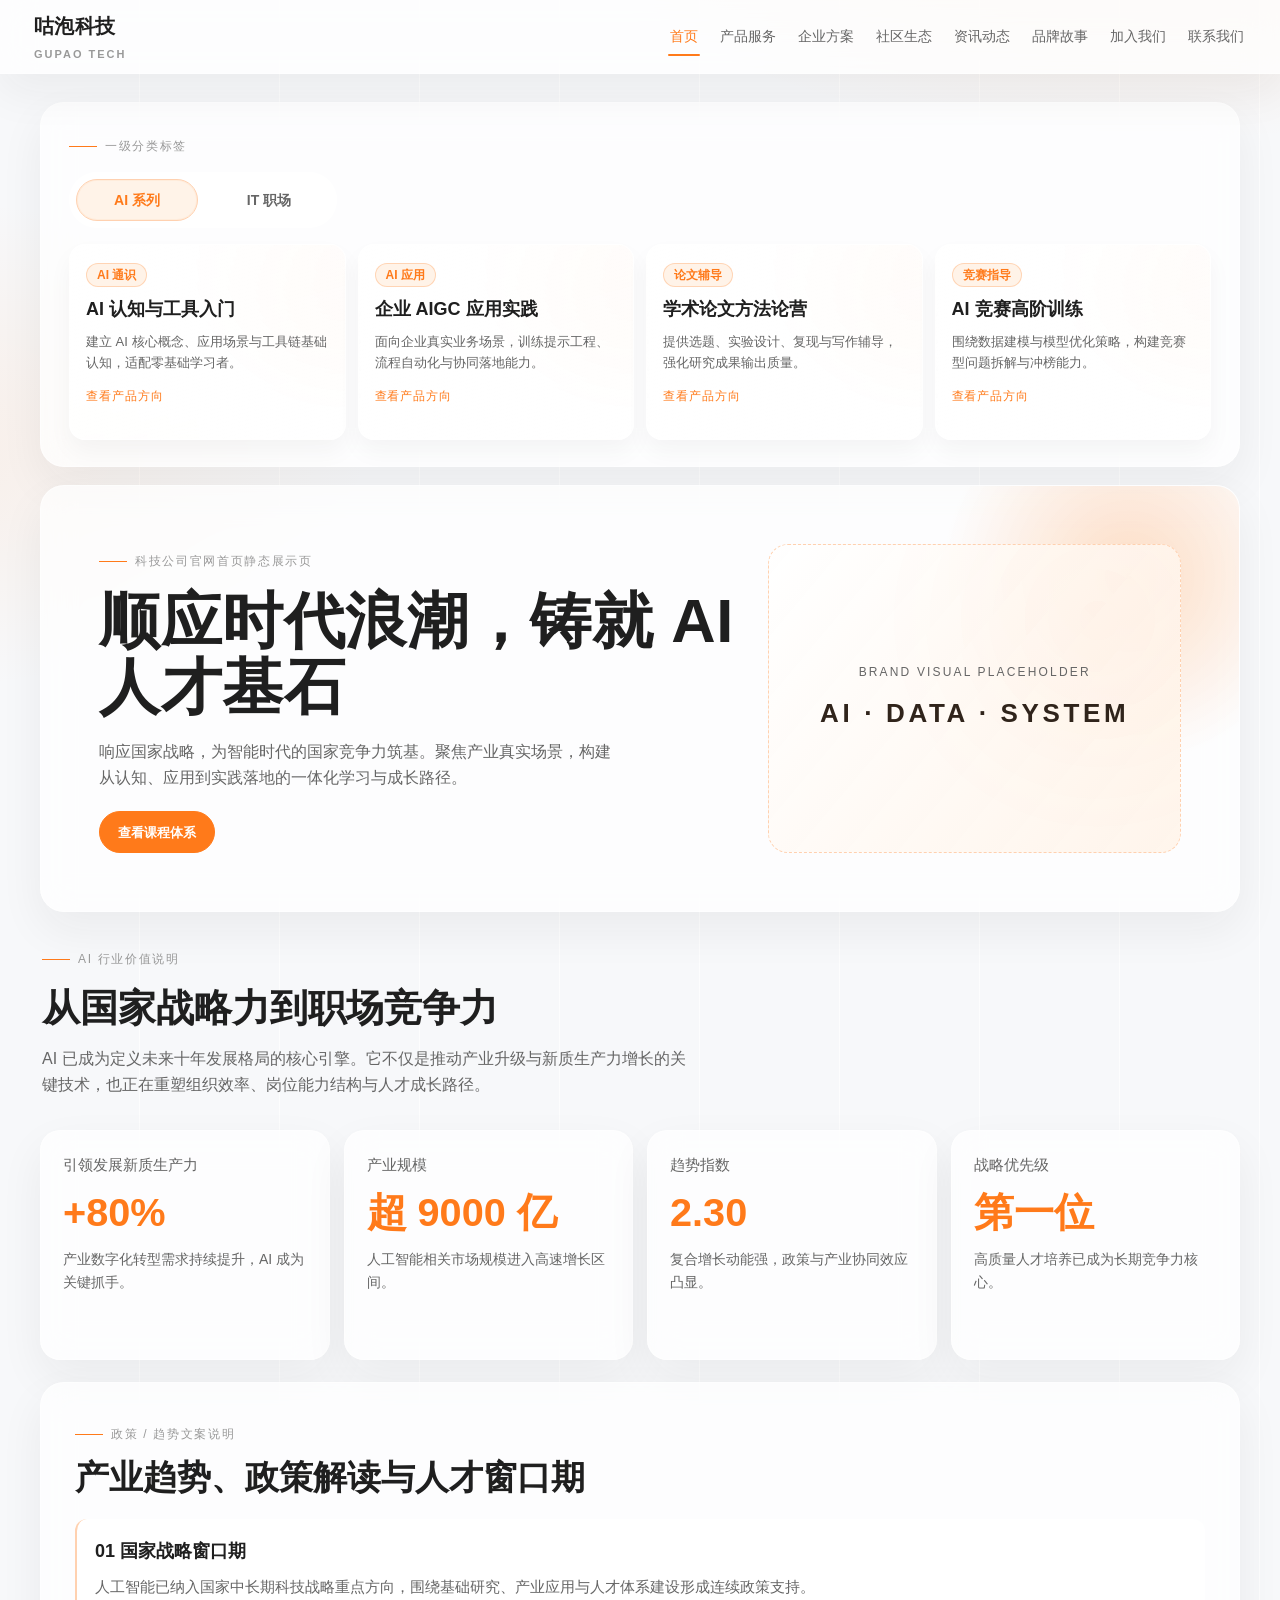
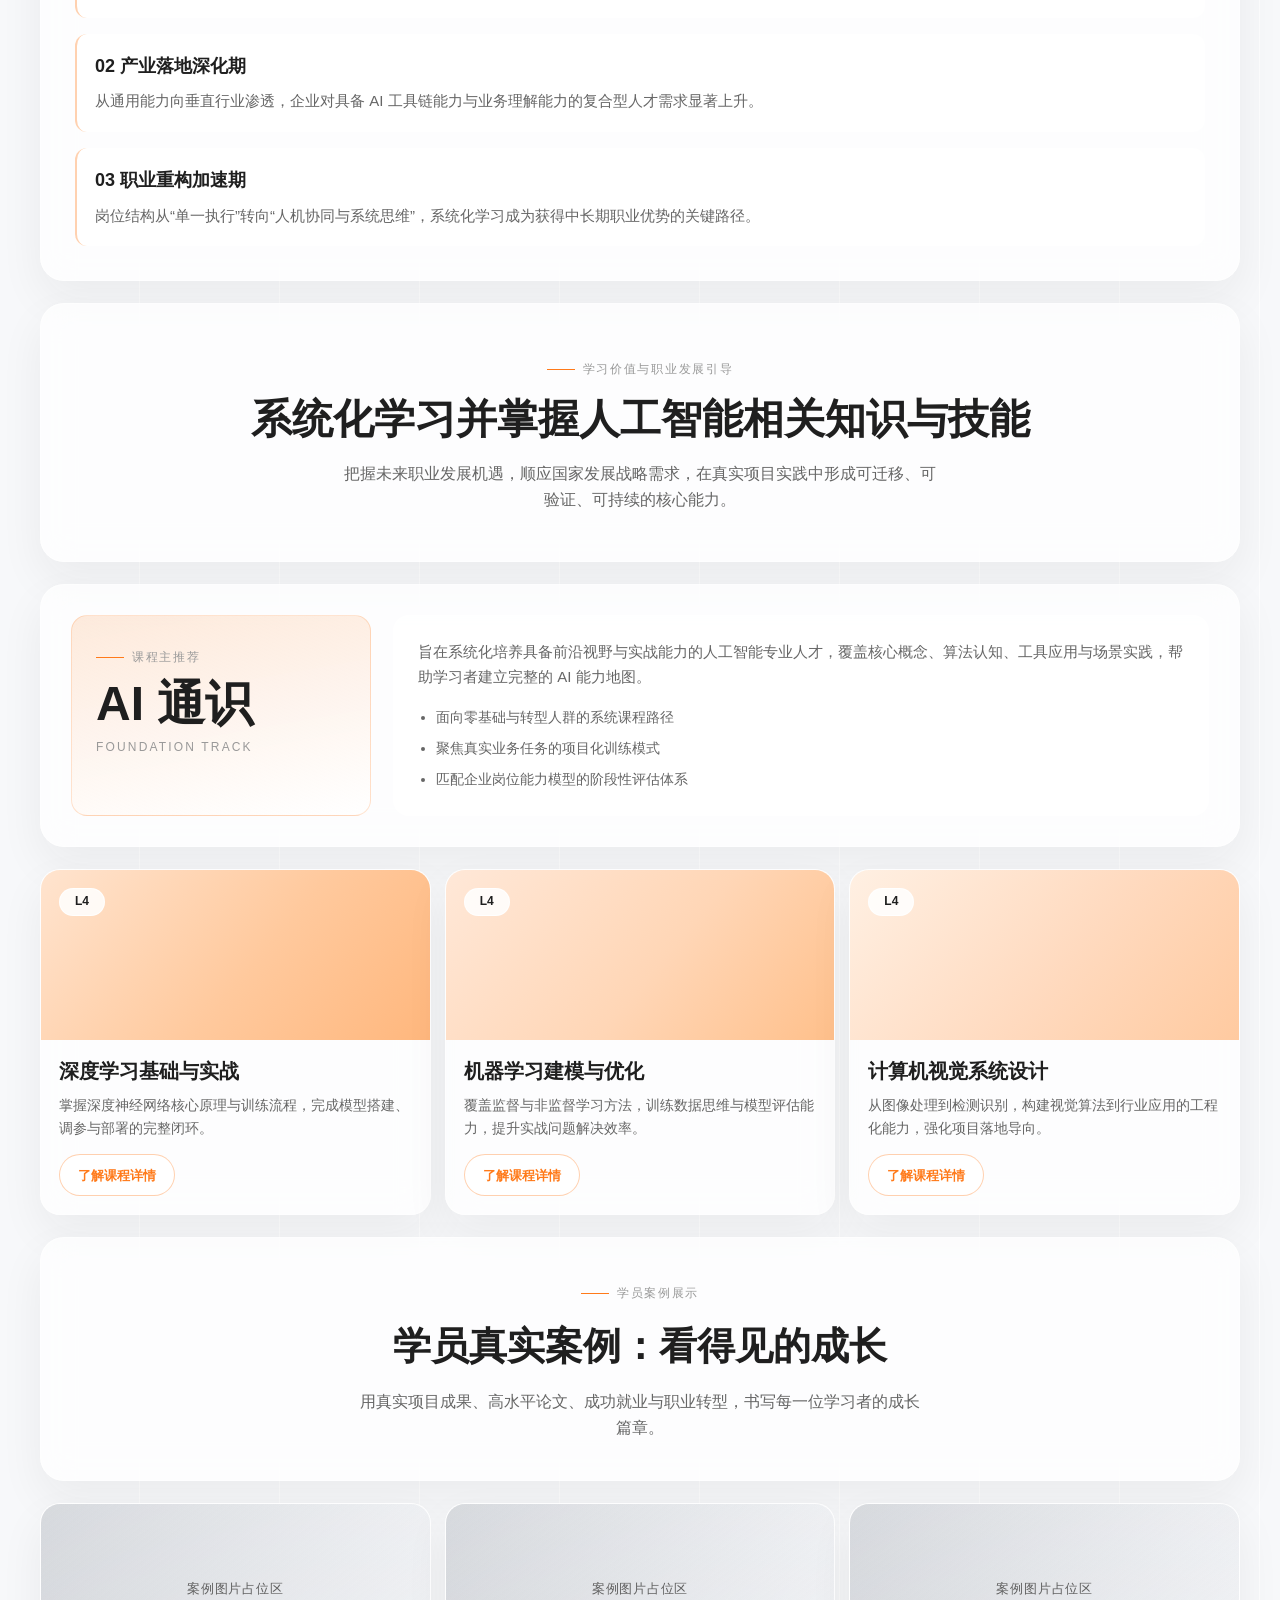
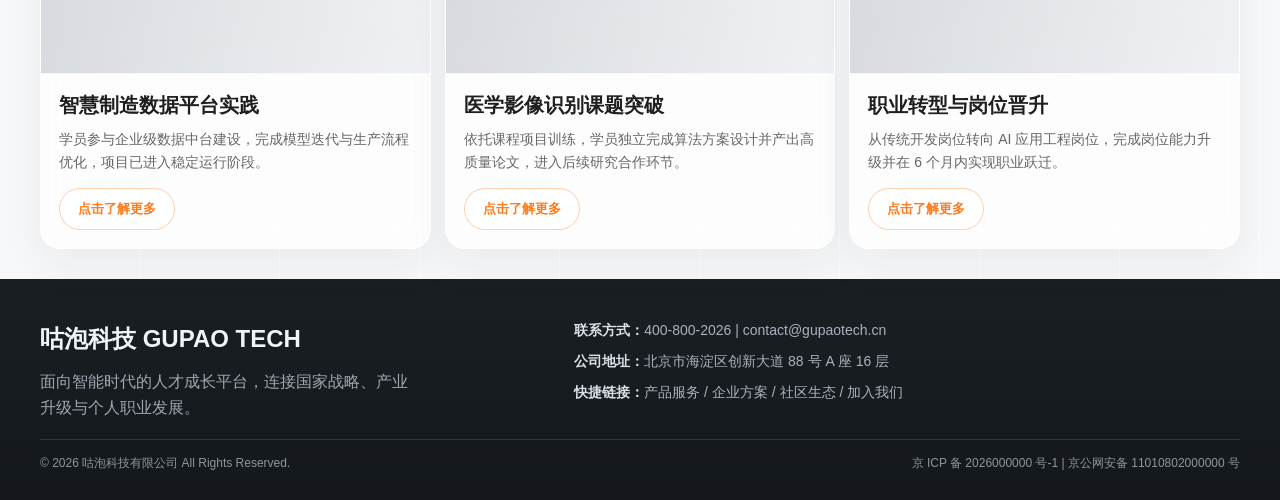
<file: index.html>
<!doctype html>
<html lang="zh-CN">
<head>
  <meta charset="UTF-8" />
  <meta name="viewport" content="width=device-width, initial-scale=1.0" />
  <title>咕泡科技 | 官网首页</title>
  <link rel="stylesheet" href="./css/style.css" />
</head>
<body>
  <div class="site-shell">
    <header class="header">
      <div class="header__inner glass glass--header">
        <a href="./index.html" class="logo" aria-label="咕泡科技首页">
          咕泡科技
          <span>GUPAO TECH</span>
        </a>

        <nav class="nav" aria-label="主导航">
          <ul>
            <li><a class="active" href="./index.html">首页</a></li>
            <li><a href="./products.html">产品服务</a></li>
            <li><a href="./solutions.html">企业方案</a></li>
            <li><a href="./ecosystem.html">社区生态</a></li>
            <li><a href="./news.html">资讯动态</a></li>
            <li><a href="./story.html">品牌故事</a></li>
            <li><a href="./careers.html">加入我们</a></li>
            <li><a href="./contact.html">联系我们</a></li>
          </ul>
        </nav>
      </div>
    </header>

    <main>
      <section class="container category-panel glass" aria-label="一级分类标签">
        <p class="section-tag">一级分类标签</p>
        <div class="category-switch">
          <input class="category-switch__input" type="radio" name="businessTab" id="tab-ai" checked />
          <input class="category-switch__input" type="radio" name="businessTab" id="tab-it" />

          <div class="category-switch__tabs" role="tablist" aria-label="业务分类">
            <label class="category-switch__tab" for="tab-ai" role="tab" aria-controls="panel-ai">AI 系列</label>
            <label class="category-switch__tab" for="tab-it" role="tab" aria-controls="panel-it">IT 职场</label>
          </div>

          <div class="category-content category-content--ai" id="panel-ai">
            <ul class="product-grid">
              <li class="product-card">
                <p class="product-card__kicker">AI 通识</p>
                <h3>AI 认知与工具入门</h3>
                <p>建立 AI 核心概念、应用场景与工具链基础认知，适配零基础学习者。</p>
                <span class="product-card__meta">查看产品方向</span>
              </li>
              <li class="product-card">
                <p class="product-card__kicker">AI 应用</p>
                <h3>企业 AIGC 应用实践</h3>
                <p>面向企业真实业务场景，训练提示工程、流程自动化与协同落地能力。</p>
                <span class="product-card__meta">查看产品方向</span>
              </li>
              <li class="product-card">
                <p class="product-card__kicker">论文辅导</p>
                <h3>学术论文方法论营</h3>
                <p>提供选题、实验设计、复现与写作辅导，强化研究成果输出质量。</p>
                <span class="product-card__meta">查看产品方向</span>
              </li>
              <li class="product-card">
                <p class="product-card__kicker">竞赛指导</p>
                <h3>AI 竞赛高阶训练</h3>
                <p>围绕数据建模与模型优化策略，构建竞赛型问题拆解与冲榜能力。</p>
                <span class="product-card__meta">查看产品方向</span>
              </li>
            </ul>
          </div>

          <div class="category-content category-content--it" id="panel-it">
            <ul class="product-grid">
              <li class="product-card">
                <p class="product-card__kicker">架构成长</p>
                <h3>后端架构师进阶</h3>
                <p>覆盖高并发、高可用与可观测体系，构建系统级工程设计与治理能力。</p>
                <span class="product-card__meta">查看产品方向</span>
              </li>
              <li class="product-card">
                <p class="product-card__kicker">工程效率</p>
                <h3>DevOps 与交付体系</h3>
                <p>从研发流程到持续交付，提升团队工程效率与质量保障闭环能力。</p>
                <span class="product-card__meta">查看产品方向</span>
              </li>
              <li class="product-card">
                <p class="product-card__kicker">职业跃迁</p>
                <h3>技术管理者训练营</h3>
                <p>强化团队协同、项目节奏与业务沟通能力，支持从骨干到管理者升级。</p>
                <span class="product-card__meta">查看产品方向</span>
              </li>
              <li class="product-card">
                <p class="product-card__kicker">就业实战</p>
                <h3>全栈项目实训计划</h3>
                <p>通过真实项目协作与复盘，沉淀可展示的作品与岗位竞争力。</p>
                <span class="product-card__meta">查看产品方向</span>
              </li>
            </ul>
          </div>
        </div>
      </section>

      <section class="container hero glass" aria-label="主视觉">
        <div class="hero__glow" aria-hidden="true"></div>

        <div class="hero__content">
          <p class="section-tag">科技公司官网首页静态展示页</p>
          <h1>顺应时代浪潮，铸就 AI 人才基石</h1>
          <p class="hero__subtitle">
            响应国家战略，为智能时代的国家竞争力筑基。聚焦产业真实场景，构建从认知、应用到实践落地的一体化学习与成长路径。
          </p>
          <a href="#" class="btn btn--primary">查看课程体系</a>
        </div>

        <aside class="hero__media" aria-label="主视觉占位图">
          <div class="hero__media-card">
            <span>Brand Visual Placeholder</span>
            <strong>AI · DATA · SYSTEM</strong>
          </div>
        </aside>
      </section>

      <section class="container value" aria-label="行业价值说明">
        <p class="section-tag">AI 行业价值说明</p>
        <h2>从国家战略力到职场竞争力</h2>
        <p>
          AI 已成为定义未来十年发展格局的核心引擎。它不仅是推动产业升级与新质生产力增长的关键技术，也正在重塑组织效率、岗位能力结构与人才成长路径。
        </p>
      </section>

      <section class="container stats" aria-label="核心数据展示">
        <article class="stats-card glass">
          <p class="stats-card__title">引领发展新质生产力</p>
          <p class="stats-card__value">+80%</p>
          <p class="stats-card__desc">产业数字化转型需求持续提升，AI 成为关键抓手。</p>
        </article>

        <article class="stats-card glass">
          <p class="stats-card__title">产业规模</p>
          <p class="stats-card__value">超 9000 亿</p>
          <p class="stats-card__desc">人工智能相关市场规模进入高速增长区间。</p>
        </article>

        <article class="stats-card glass">
          <p class="stats-card__title">趋势指数</p>
          <p class="stats-card__value">2.30</p>
          <p class="stats-card__desc">复合增长动能强，政策与产业协同效应凸显。</p>
        </article>

        <article class="stats-card glass">
          <p class="stats-card__title">战略优先级</p>
          <p class="stats-card__value">第一位</p>
          <p class="stats-card__desc">高质量人才培养已成为长期竞争力核心。</p>
        </article>
      </section>

      <section class="container policy glass" aria-label="政策趋势说明">
        <div class="policy__head">
          <p class="section-tag">政策 / 趋势文案说明</p>
          <h2>产业趋势、政策解读与人才窗口期</h2>
        </div>

        <ol class="policy__list">
          <li>
            <h3>01 国家战略窗口期</h3>
            <p>人工智能已纳入国家中长期科技战略重点方向，围绕基础研究、产业应用与人才体系建设形成连续政策支持。</p>
          </li>
          <li>
            <h3>02 产业落地深化期</h3>
            <p>从通用能力向垂直行业渗透，企业对具备 AI 工具链能力与业务理解能力的复合型人才需求显著上升。</p>
          </li>
          <li>
            <h3>03 职业重构加速期</h3>
            <p>岗位结构从“单一执行”转向“人机协同与系统思维”，系统化学习成为获得中长期职业优势的关键路径。</p>
          </li>
        </ol>
      </section>

      <section class="container learning glass" aria-label="学习价值与职业引导">
        <p class="section-tag">学习价值与职业发展引导</p>
        <h2>系统化学习并掌握人工智能相关知识与技能</h2>
        <p>把握未来职业发展机遇，顺应国家发展战略需求，在真实项目实践中形成可迁移、可验证、可持续的核心能力。</p>
      </section>

      <section class="container featured-course glass" aria-label="课程主推荐">
        <div class="featured-course__label">
          <p class="section-tag">课程主推荐</p>
          <h2>AI 通识</h2>
          <p class="featured-course__meta">Foundation Track</p>
        </div>

        <div class="featured-course__content">
          <p>
            旨在系统化培养具备前沿视野与实战能力的人工智能专业人才，覆盖核心概念、算法认知、工具应用与场景实践，帮助学习者建立完整的 AI 能力地图。
          </p>
          <ul>
            <li>面向零基础与转型人群的系统课程路径</li>
            <li>聚焦真实业务任务的项目化训练模式</li>
            <li>匹配企业岗位能力模型的阶段性评估体系</li>
          </ul>
        </div>
      </section>

      <section class="container course-grid" aria-label="课程卡片展示">
        <article class="course-card glass">
          <div class="course-card__cover course-card__cover--dl">
            <span>L4</span>
          </div>
          <div class="course-card__body">
            <h3>深度学习基础与实战</h3>
            <p>掌握深度神经网络核心原理与训练流程，完成模型搭建、调参与部署的完整闭环。</p>
            <a href="#" class="btn btn--ghost">了解课程详情</a>
          </div>
        </article>

        <article class="course-card glass">
          <div class="course-card__cover course-card__cover--ml">
            <span>L4</span>
          </div>
          <div class="course-card__body">
            <h3>机器学习建模与优化</h3>
            <p>覆盖监督与非监督学习方法，训练数据思维与模型评估能力，提升实战问题解决效率。</p>
            <a href="#" class="btn btn--ghost">了解课程详情</a>
          </div>
        </article>

        <article class="course-card glass">
          <div class="course-card__cover course-card__cover--cv">
            <span>L4</span>
          </div>
          <div class="course-card__body">
            <h3>计算机视觉系统设计</h3>
            <p>从图像处理到检测识别，构建视觉算法到行业应用的工程化能力，强化项目落地导向。</p>
            <a href="#" class="btn btn--ghost">了解课程详情</a>
          </div>
        </article>
      </section>

      <section class="container case-intro glass" aria-label="学员案例展示">
        <p class="section-tag">学员案例展示</p>
        <h2>学员真实案例：看得见的成长</h2>
        <p>用真实项目成果、高水平论文、成功就业与职业转型，书写每一位学习者的成长篇章。</p>
      </section>

      <section class="container case-grid" aria-label="案例卡片列表">
        <article class="case-card glass">
          <div class="case-card__media">案例图片占位区</div>
          <div class="case-card__body">
            <h3>智慧制造数据平台实践</h3>
            <p>学员参与企业级数据中台建设，完成模型迭代与生产流程优化，项目已进入稳定运行阶段。</p>
            <a href="#" class="btn btn--ghost">点击了解更多</a>
          </div>
        </article>

        <article class="case-card glass">
          <div class="case-card__media">案例图片占位区</div>
          <div class="case-card__body">
            <h3>医学影像识别课题突破</h3>
            <p>依托课程项目训练，学员独立完成算法方案设计并产出高质量论文，进入后续研究合作环节。</p>
            <a href="#" class="btn btn--ghost">点击了解更多</a>
          </div>
        </article>

        <article class="case-card glass">
          <div class="case-card__media">案例图片占位区</div>
          <div class="case-card__body">
            <h3>职业转型与岗位晋升</h3>
            <p>从传统开发岗位转向 AI 应用工程岗位，完成岗位能力升级并在 6 个月内实现职业跃迁。</p>
            <a href="#" class="btn btn--ghost">点击了解更多</a>
          </div>
        </article>
      </section>
    </main>

    <footer class="footer" aria-label="页脚信息">
      <div class="container footer__inner">
        <div class="footer__brand">
          <h2>咕泡科技 GUPAO TECH</h2>
          <p>面向智能时代的人才成长平台，连接国家战略、产业升级与个人职业发展。</p>
        </div>

        <div class="footer__meta">
          <p><strong>联系方式：</strong>400-800-2026 | contact@gupaotech.cn</p>
          <p><strong>公司地址：</strong>北京市海淀区创新大道 88 号 A 座 16 层</p>
          <p><strong>快捷链接：</strong>产品服务 / 企业方案 / 社区生态 / 加入我们</p>
        </div>
      </div>

      <div class="container footer__bottom">
        <p>© 2026 咕泡科技有限公司 All Rights Reserved.</p>
        <p>京 ICP 备 2026000000 号-1 | 京公网安备 11010802000000 号</p>
      </div>
    </footer>
  </div>
</body>
</html>
</file>
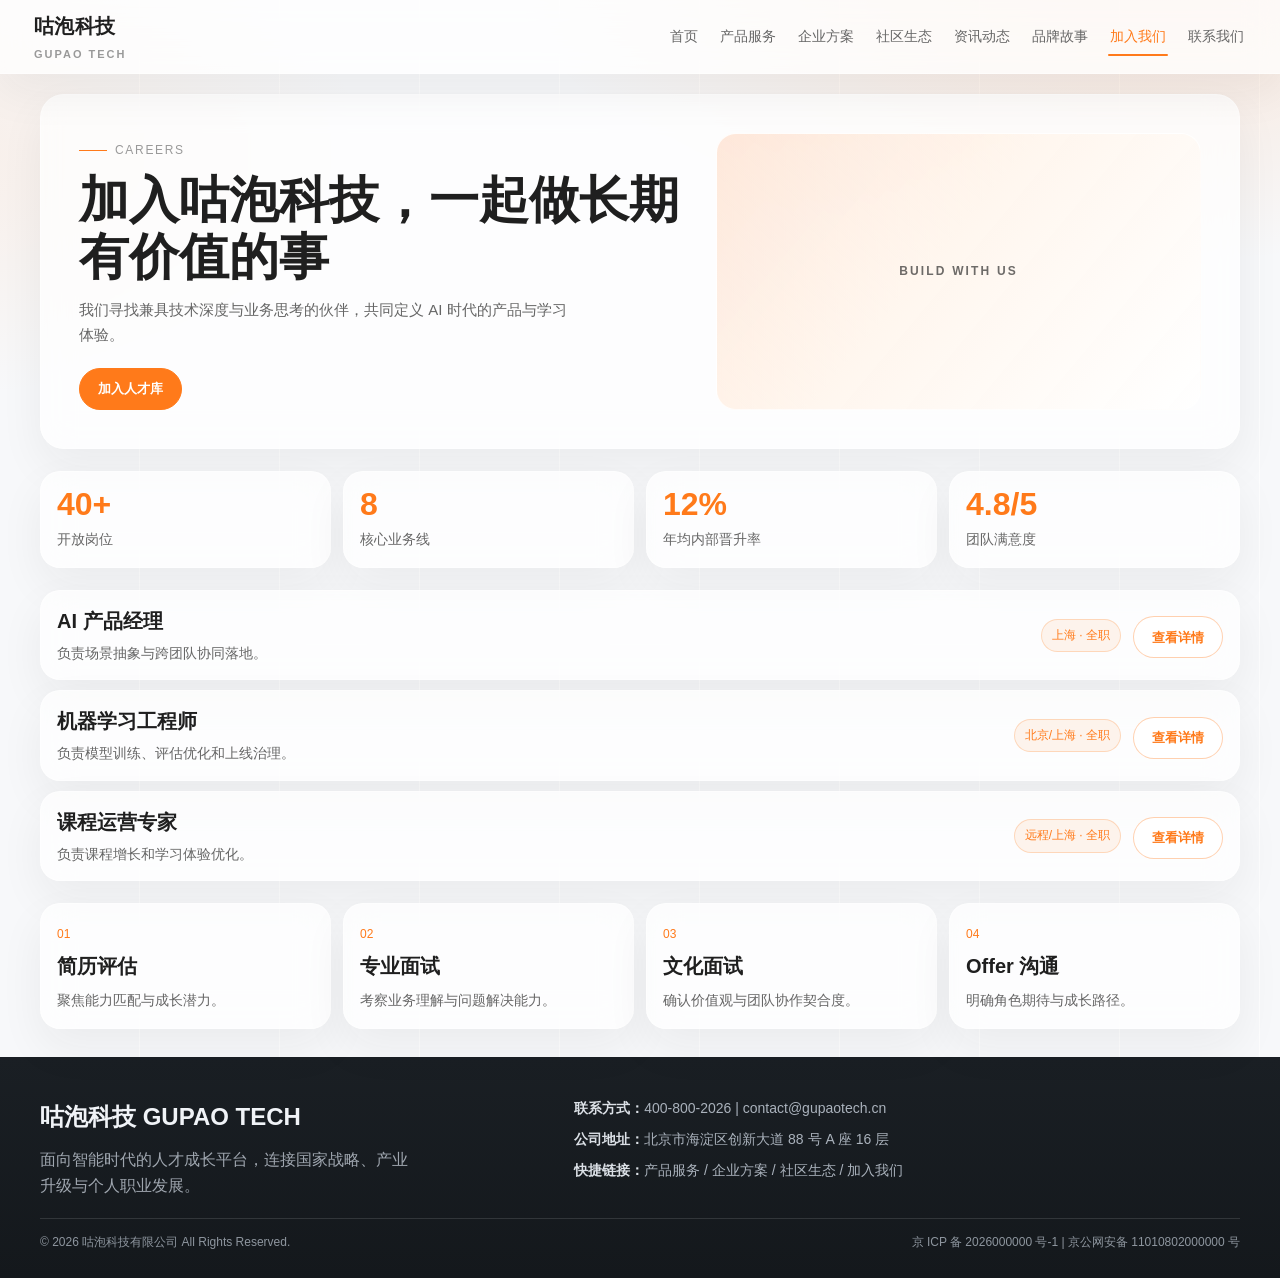
<file: careers.html>
<!doctype html>
<html lang="zh-CN">
<head>
  <meta charset="UTF-8" />
  <meta name="viewport" content="width=device-width, initial-scale=1.0" />
  <title>加入我们 - 咕泡科技</title>
  <link rel="stylesheet" href="./css/style.css" />
</head>
<body>
  <div class="site-shell">
    <header class="header"><div class="header__inner glass glass--header"><a href="./index.html" class="logo" aria-label="咕泡科技首页">咕泡科技<span>GUPAO TECH</span></a><nav class="nav" aria-label="主导航"><ul><li><a href="./index.html">首页</a></li><li><a href="./products.html">产品服务</a></li><li><a href="./solutions.html">企业方案</a></li><li><a href="./ecosystem.html">社区生态</a></li><li><a href="./news.html">资讯动态</a></li><li><a href="./story.html">品牌故事</a></li><li><a class="active" href="./careers.html">加入我们</a></li><li><a href="./contact.html">联系我们</a></li></ul></nav></div></header>

    <main class="subpage-main">
      <section class="container sub-hero sub-hero--careers glass"><div><p class="section-tag">Careers</p><h1>加入咕泡科技，一起做长期有价值的事</h1><p class="sub-hero__desc">我们寻找兼具技术深度与业务思考的伙伴，共同定义 AI 时代的产品与学习体验。</p><a class="btn btn--primary" href="./contact.html">加入人才库</a></div><div class="sub-hero__visual">BUILD WITH US</div></section>

      <section class="container sub-section careers-metrics">
        <article class="glass"><strong>40+</strong><p>开放岗位</p></article>
        <article class="glass"><strong>8</strong><p>核心业务线</p></article>
        <article class="glass"><strong>12%</strong><p>年均内部晋升率</p></article>
        <article class="glass"><strong>4.8/5</strong><p>团队满意度</p></article>
      </section>

      <section class="container sub-section careers-board">
        <article class="glass careers-board__row"><div><h3>AI 产品经理</h3><p>负责场景抽象与跨团队协同落地。</p></div><span>上海 · 全职</span><a class="btn btn--ghost" href="#">查看详情</a></article>
        <article class="glass careers-board__row"><div><h3>机器学习工程师</h3><p>负责模型训练、评估优化和上线治理。</p></div><span>北京/上海 · 全职</span><a class="btn btn--ghost" href="#">查看详情</a></article>
        <article class="glass careers-board__row"><div><h3>课程运营专家</h3><p>负责课程增长和学习体验优化。</p></div><span>远程/上海 · 全职</span><a class="btn btn--ghost" href="#">查看详情</a></article>
      </section>

      <section class="container sub-section careers-steps">
        <article class="glass"><span>01</span><h3>简历评估</h3><p>聚焦能力匹配与成长潜力。</p></article>
        <article class="glass"><span>02</span><h3>专业面试</h3><p>考察业务理解与问题解决能力。</p></article>
        <article class="glass"><span>03</span><h3>文化面试</h3><p>确认价值观与团队协作契合度。</p></article>
        <article class="glass"><span>04</span><h3>Offer 沟通</h3><p>明确角色期待与成长路径。</p></article>
      </section>
    </main>

    <footer class="footer" aria-label="页脚信息"><div class="container footer__inner"><div class="footer__brand"><h2>咕泡科技 GUPAO TECH</h2><p>面向智能时代的人才成长平台，连接国家战略、产业升级与个人职业发展。</p></div><div class="footer__meta"><p><strong>联系方式：</strong>400-800-2026 | contact@gupaotech.cn</p><p><strong>公司地址：</strong>北京市海淀区创新大道 88 号 A 座 16 层</p><p><strong>快捷链接：</strong>产品服务 / 企业方案 / 社区生态 / 加入我们</p></div></div><div class="container footer__bottom"><p>© 2026 咕泡科技有限公司 All Rights Reserved.</p><p>京 ICP 备 2026000000 号-1 | 京公网安备 11010802000000 号</p></div></footer>
  </div>
</body>
</html>
</file>
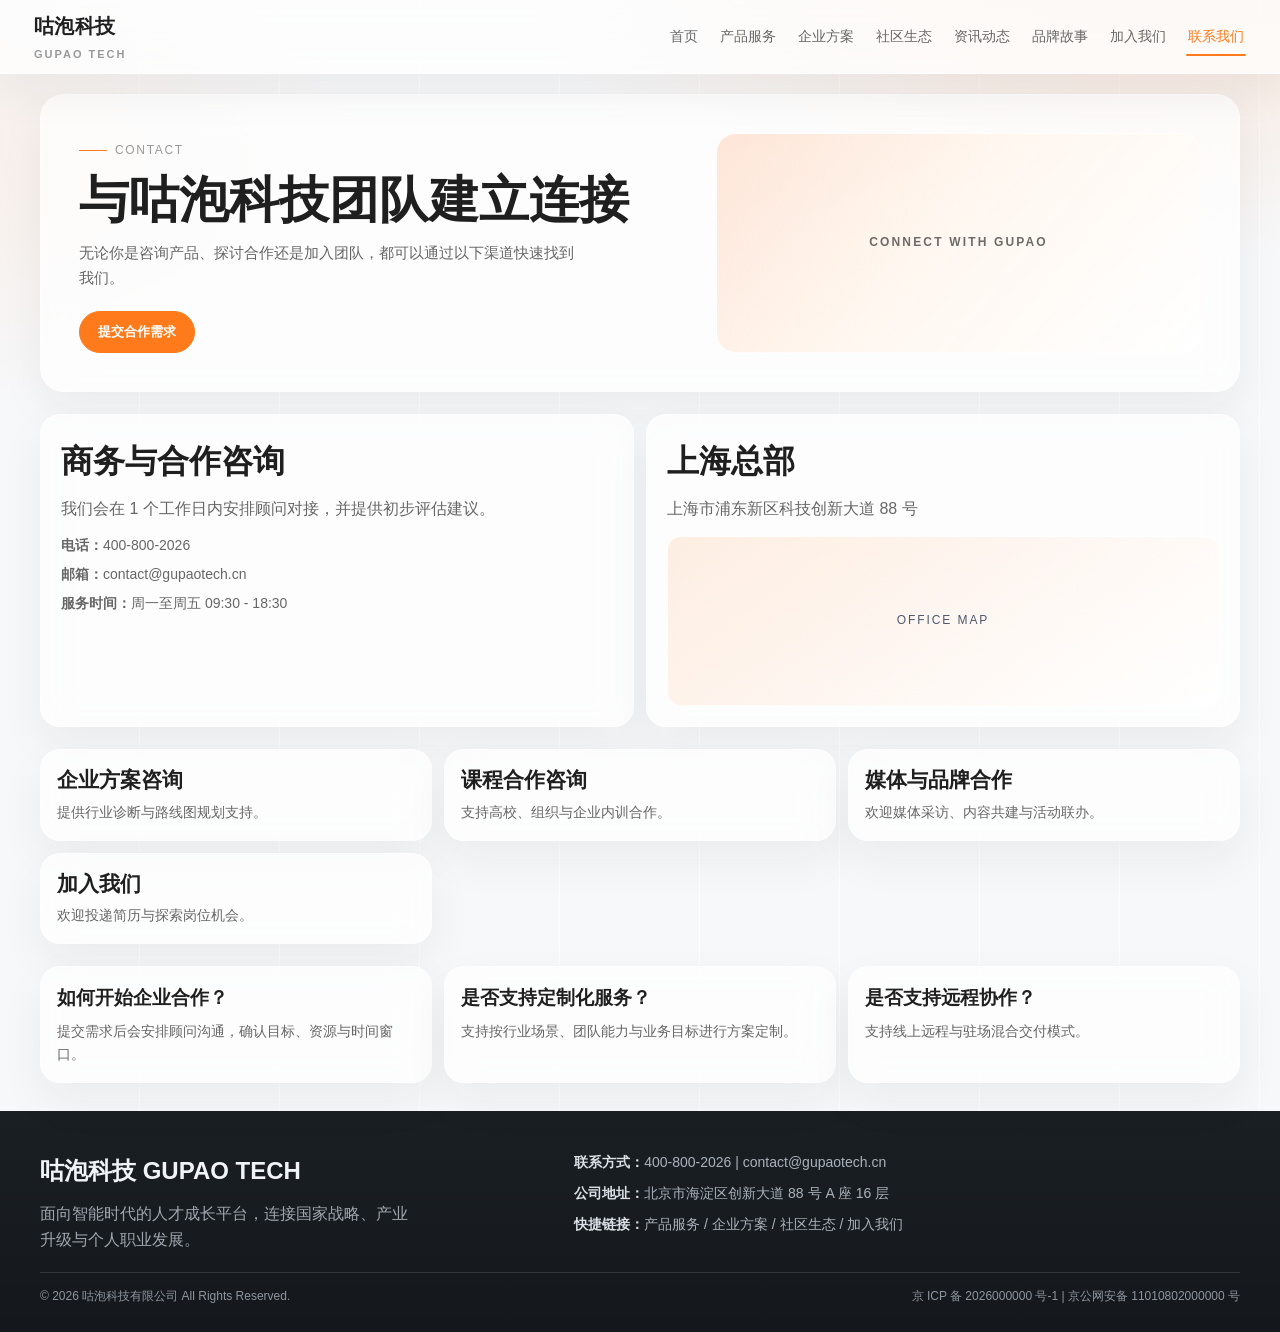
<file: contact.html>
<!doctype html>
<html lang="zh-CN">
<head>
  <meta charset="UTF-8" />
  <meta name="viewport" content="width=device-width, initial-scale=1.0" />
  <title>联系我们 - 咕泡科技</title>
  <link rel="stylesheet" href="./css/style.css" />
</head>
<body>
  <div class="site-shell">
    <header class="header"><div class="header__inner glass glass--header"><a href="./index.html" class="logo" aria-label="咕泡科技首页">咕泡科技<span>GUPAO TECH</span></a><nav class="nav" aria-label="主导航"><ul><li><a href="./index.html">首页</a></li><li><a href="./products.html">产品服务</a></li><li><a href="./solutions.html">企业方案</a></li><li><a href="./ecosystem.html">社区生态</a></li><li><a href="./news.html">资讯动态</a></li><li><a href="./story.html">品牌故事</a></li><li><a href="./careers.html">加入我们</a></li><li><a class="active" href="./contact.html">联系我们</a></li></ul></nav></div></header>

    <main class="subpage-main">
      <section class="container sub-hero sub-hero--contact glass"><div><p class="section-tag">Contact</p><h1>与咕泡科技团队建立连接</h1><p class="sub-hero__desc">无论你是咨询产品、探讨合作还是加入团队，都可以通过以下渠道快速找到我们。</p><a class="btn btn--primary" href="#">提交合作需求</a></div><div class="sub-hero__visual">CONNECT WITH GUPAO</div></section>

      <section class="container sub-section contact-layout">
        <article class="glass"><h2>商务与合作咨询</h2><p>我们会在 1 个工作日内安排顾问对接，并提供初步评估建议。</p><ul><li><strong>电话：</strong>400-800-2026</li><li><strong>邮箱：</strong>contact@gupaotech.cn</li><li><strong>服务时间：</strong>周一至周五 09:30 - 18:30</li></ul></article>
        <article class="glass"><h2>上海总部</h2><p>上海市浦东新区科技创新大道 88 号</p><div class="contact-map">OFFICE MAP</div></article>
      </section>

      <section class="container sub-section contact-channels">
        <article class="glass"><h3>企业方案咨询</h3><p>提供行业诊断与路线图规划支持。</p></article>
        <article class="glass"><h3>课程合作咨询</h3><p>支持高校、组织与企业内训合作。</p></article>
        <article class="glass"><h3>媒体与品牌合作</h3><p>欢迎媒体采访、内容共建与活动联办。</p></article>
        <article class="glass"><h3>加入我们</h3><p>欢迎投递简历与探索岗位机会。</p></article>
      </section>

      <section class="container sub-section contact-faq">
        <article class="glass"><h3>如何开始企业合作？</h3><p>提交需求后会安排顾问沟通，确认目标、资源与时间窗口。</p></article>
        <article class="glass"><h3>是否支持定制化服务？</h3><p>支持按行业场景、团队能力与业务目标进行方案定制。</p></article>
        <article class="glass"><h3>是否支持远程协作？</h3><p>支持线上远程与驻场混合交付模式。</p></article>
      </section>
    </main>

    <footer class="footer" aria-label="页脚信息"><div class="container footer__inner"><div class="footer__brand"><h2>咕泡科技 GUPAO TECH</h2><p>面向智能时代的人才成长平台，连接国家战略、产业升级与个人职业发展。</p></div><div class="footer__meta"><p><strong>联系方式：</strong>400-800-2026 | contact@gupaotech.cn</p><p><strong>公司地址：</strong>北京市海淀区创新大道 88 号 A 座 16 层</p><p><strong>快捷链接：</strong>产品服务 / 企业方案 / 社区生态 / 加入我们</p></div></div><div class="container footer__bottom"><p>© 2026 咕泡科技有限公司 All Rights Reserved.</p><p>京 ICP 备 2026000000 号-1 | 京公网安备 11010802000000 号</p></div></footer>
  </div>
</body>
</html>
</file>
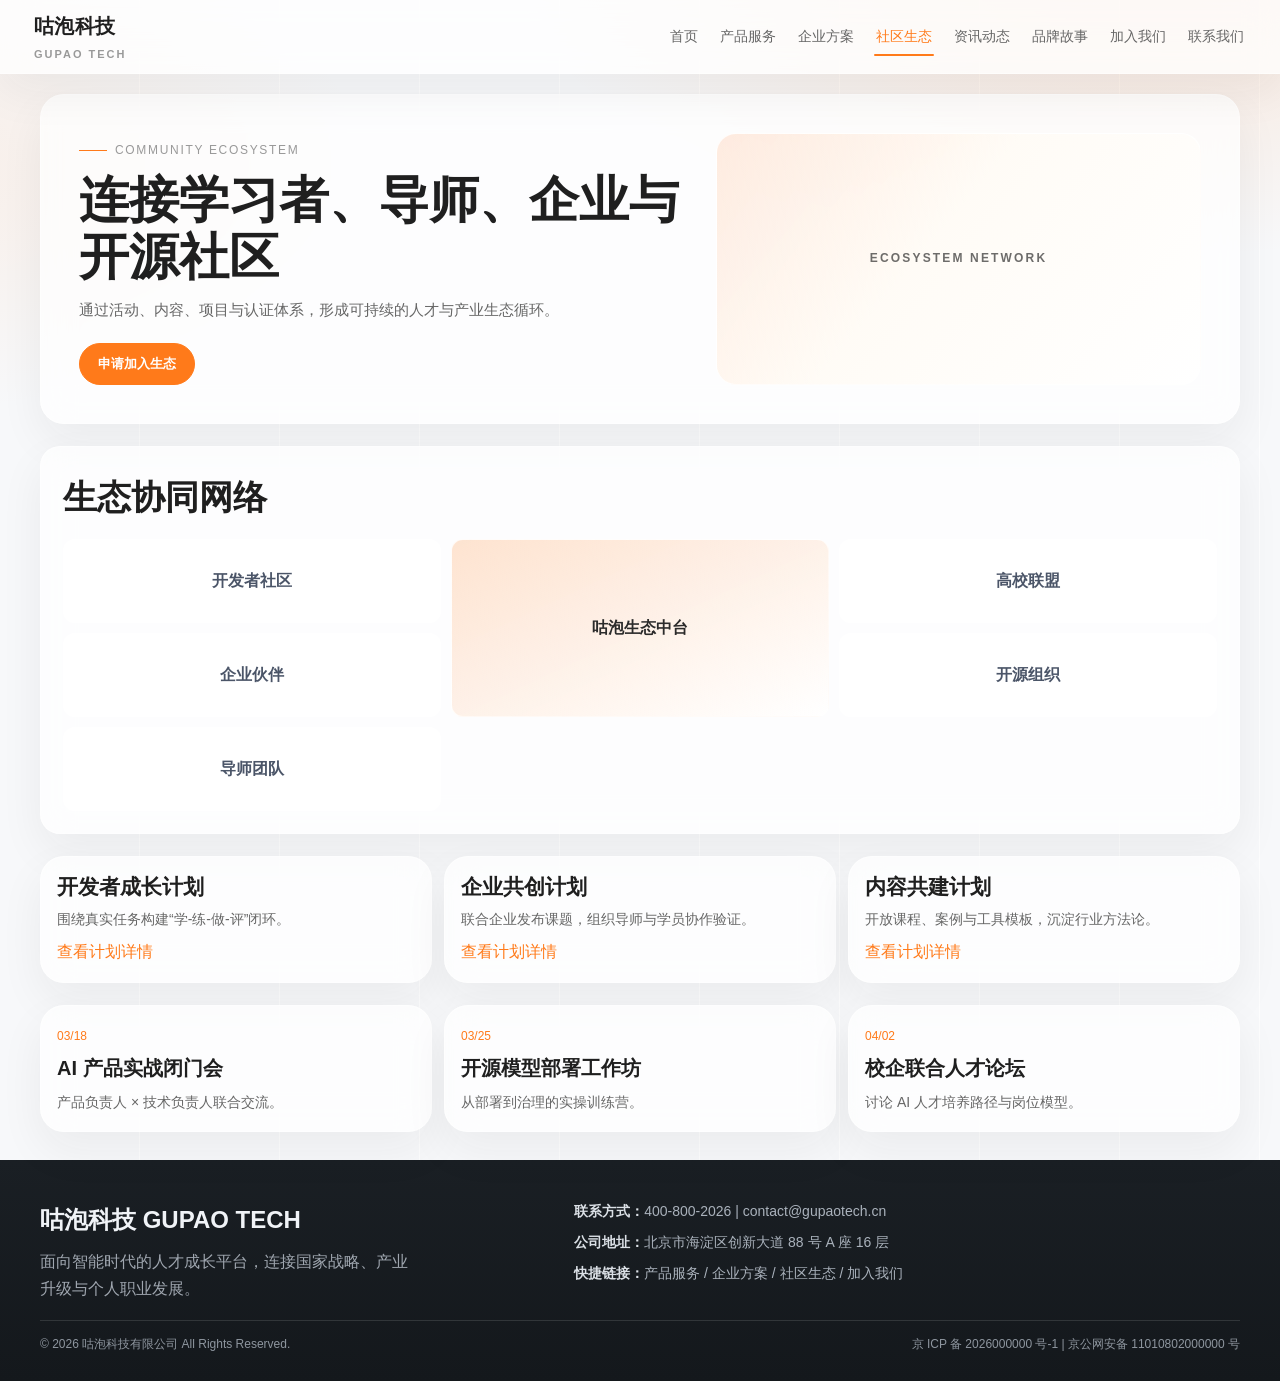
<file: ecosystem.html>
<!doctype html>
<html lang="zh-CN">
<head>
  <meta charset="UTF-8" />
  <meta name="viewport" content="width=device-width, initial-scale=1.0" />
  <title>社区生态 - 咕泡科技</title>
  <link rel="stylesheet" href="./css/style.css" />
</head>
<body>
  <div class="site-shell">
    <header class="header">
      <div class="header__inner glass glass--header">
        <a href="./index.html" class="logo" aria-label="咕泡科技首页">咕泡科技<span>GUPAO TECH</span></a>
        <nav class="nav" aria-label="主导航"><ul><li><a href="./index.html">首页</a></li><li><a href="./products.html">产品服务</a></li><li><a href="./solutions.html">企业方案</a></li><li><a class="active" href="./ecosystem.html">社区生态</a></li><li><a href="./news.html">资讯动态</a></li><li><a href="./story.html">品牌故事</a></li><li><a href="./careers.html">加入我们</a></li><li><a href="./contact.html">联系我们</a></li></ul></nav>
      </div>
    </header>

    <main class="subpage-main">
      <section class="container sub-hero sub-hero--ecosystem glass">
        <div><p class="section-tag">Community Ecosystem</p><h1>连接学习者、导师、企业与开源社区</h1><p class="sub-hero__desc">通过活动、内容、项目与认证体系，形成可持续的人才与产业生态循环。</p><a class="btn btn--primary" href="./contact.html">申请加入生态</a></div>
        <div class="sub-hero__visual">ECOSYSTEM NETWORK</div>
      </section>

      <section class="container sub-section ecosystem-map glass">
        <h2>生态协同网络</h2>
        <div class="ecosystem-map__grid"><span>开发者社区</span><span>高校联盟</span><span class="core">咕泡生态中台</span><span>企业伙伴</span><span>开源组织</span><span>导师团队</span></div>
      </section>

      <section class="container sub-section ecosystem-programs">
        <article class="glass"><h3>开发者成长计划</h3><p>围绕真实任务构建“学-练-做-评”闭环。</p><a href="#">查看计划详情</a></article>
        <article class="glass"><h3>企业共创计划</h3><p>联合企业发布课题，组织导师与学员协作验证。</p><a href="#">查看计划详情</a></article>
        <article class="glass"><h3>内容共建计划</h3><p>开放课程、案例与工具模板，沉淀行业方法论。</p><a href="#">查看计划详情</a></article>
      </section>

      <section class="container sub-section ecosystem-events">
        <article class="glass"><span>03/18</span><h3>AI 产品实战闭门会</h3><p>产品负责人 × 技术负责人联合交流。</p></article>
        <article class="glass"><span>03/25</span><h3>开源模型部署工作坊</h3><p>从部署到治理的实操训练营。</p></article>
        <article class="glass"><span>04/02</span><h3>校企联合人才论坛</h3><p>讨论 AI 人才培养路径与岗位模型。</p></article>
      </section>
    </main>

    <footer class="footer" aria-label="页脚信息"><div class="container footer__inner"><div class="footer__brand"><h2>咕泡科技 GUPAO TECH</h2><p>面向智能时代的人才成长平台，连接国家战略、产业升级与个人职业发展。</p></div><div class="footer__meta"><p><strong>联系方式：</strong>400-800-2026 | contact@gupaotech.cn</p><p><strong>公司地址：</strong>北京市海淀区创新大道 88 号 A 座 16 层</p><p><strong>快捷链接：</strong>产品服务 / 企业方案 / 社区生态 / 加入我们</p></div></div><div class="container footer__bottom"><p>© 2026 咕泡科技有限公司 All Rights Reserved.</p><p>京 ICP 备 2026000000 号-1 | 京公网安备 11010802000000 号</p></div></footer>
  </div>
</body>
</html>
</file>
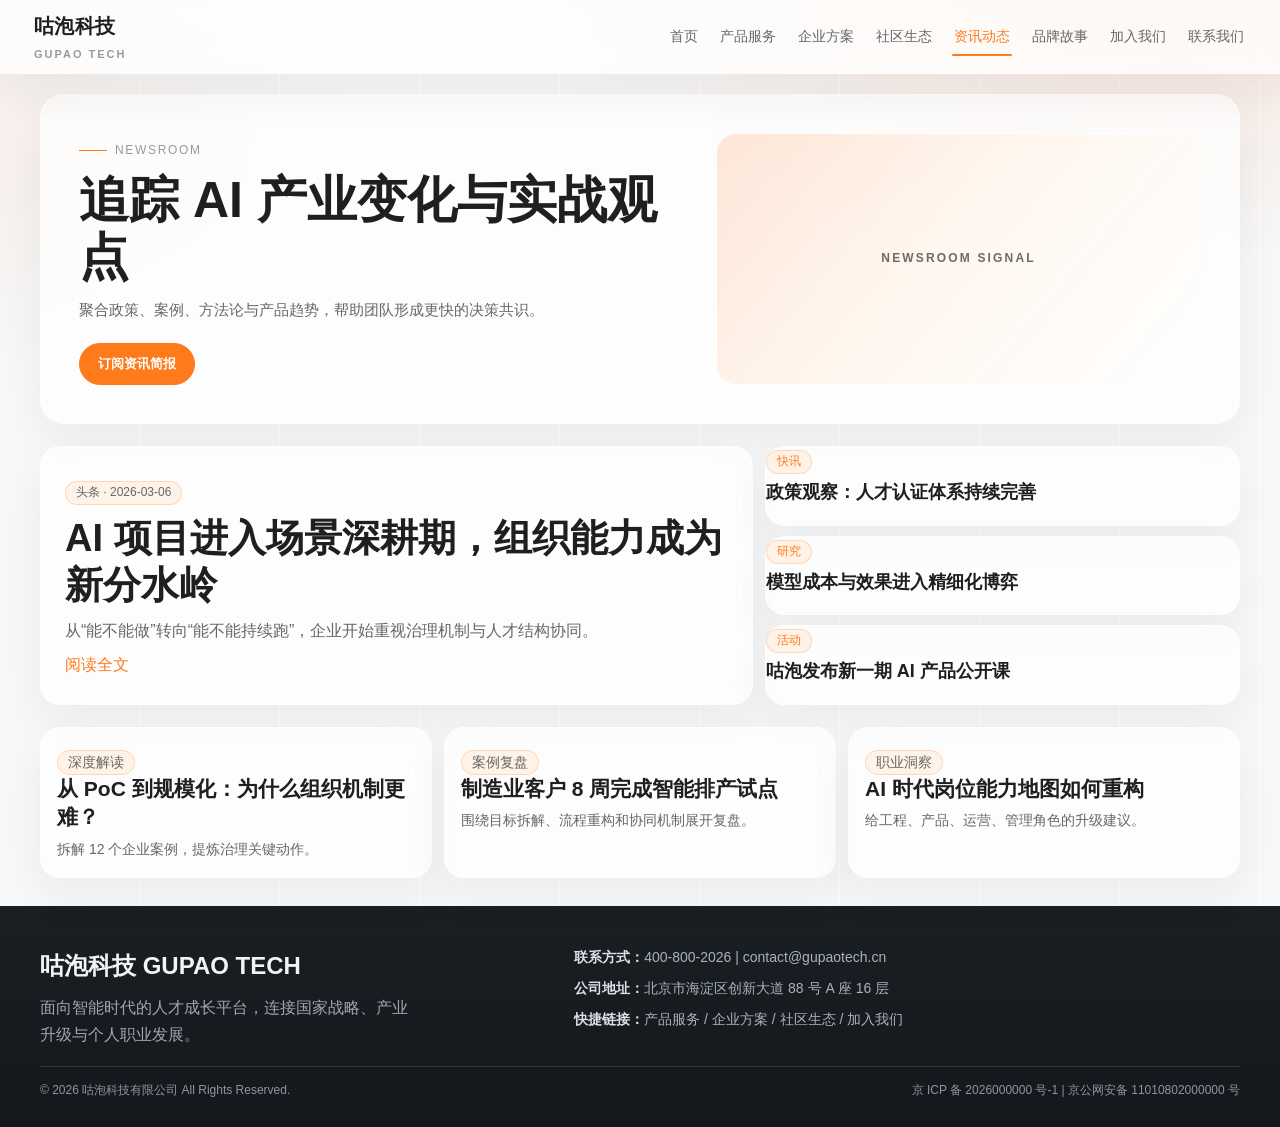
<file: news.html>
<!doctype html>
<html lang="zh-CN">
<head>
  <meta charset="UTF-8" />
  <meta name="viewport" content="width=device-width, initial-scale=1.0" />
  <title>资讯动态 - 咕泡科技</title>
  <link rel="stylesheet" href="./css/style.css" />
</head>
<body>
  <div class="site-shell">
    <header class="header">
      <div class="header__inner glass glass--header">
        <a href="./index.html" class="logo" aria-label="咕泡科技首页">咕泡科技<span>GUPAO TECH</span></a>
        <nav class="nav" aria-label="主导航"><ul><li><a href="./index.html">首页</a></li><li><a href="./products.html">产品服务</a></li><li><a href="./solutions.html">企业方案</a></li><li><a href="./ecosystem.html">社区生态</a></li><li><a class="active" href="./news.html">资讯动态</a></li><li><a href="./story.html">品牌故事</a></li><li><a href="./careers.html">加入我们</a></li><li><a href="./contact.html">联系我们</a></li></ul></nav>
      </div>
    </header>

    <main class="subpage-main">
      <section class="container sub-hero sub-hero--news glass"><div><p class="section-tag">Newsroom</p><h1>追踪 AI 产业变化与实战观点</h1><p class="sub-hero__desc">聚合政策、案例、方法论与产品趋势，帮助团队形成更快的决策共识。</p><a class="btn btn--primary" href="./contact.html">订阅资讯简报</a></div><div class="sub-hero__visual">NEWSROOM SIGNAL</div></section>

      <section class="container sub-section news-magazine">
        <article class="glass news-magazine__featured"><p class="sub-card__tag">头条 · 2026-03-06</p><h2>AI 项目进入场景深耕期，组织能力成为新分水岭</h2><p>从“能不能做”转向“能不能持续跑”，企业开始重视治理机制与人才结构协同。</p><a href="#">阅读全文</a></article>
        <aside class="news-magazine__list"><article class="glass"><p class="sub-card__tag">快讯</p><h3>政策观察：人才认证体系持续完善</h3></article><article class="glass"><p class="sub-card__tag">研究</p><h3>模型成本与效果进入精细化博弈</h3></article><article class="glass"><p class="sub-card__tag">活动</p><h3>咕泡发布新一期 AI 产品公开课</h3></article></aside>
      </section>

      <section class="container sub-section news-columns">
        <article class="glass"><p class="sub-card__tag">深度解读</p><h3>从 PoC 到规模化：为什么组织机制更难？</h3><p>拆解 12 个企业案例，提炼治理关键动作。</p></article>
        <article class="glass"><p class="sub-card__tag">案例复盘</p><h3>制造业客户 8 周完成智能排产试点</h3><p>围绕目标拆解、流程重构和协同机制展开复盘。</p></article>
        <article class="glass"><p class="sub-card__tag">职业洞察</p><h3>AI 时代岗位能力地图如何重构</h3><p>给工程、产品、运营、管理角色的升级建议。</p></article>
      </section>
    </main>

    <footer class="footer" aria-label="页脚信息"><div class="container footer__inner"><div class="footer__brand"><h2>咕泡科技 GUPAO TECH</h2><p>面向智能时代的人才成长平台，连接国家战略、产业升级与个人职业发展。</p></div><div class="footer__meta"><p><strong>联系方式：</strong>400-800-2026 | contact@gupaotech.cn</p><p><strong>公司地址：</strong>北京市海淀区创新大道 88 号 A 座 16 层</p><p><strong>快捷链接：</strong>产品服务 / 企业方案 / 社区生态 / 加入我们</p></div></div><div class="container footer__bottom"><p>© 2026 咕泡科技有限公司 All Rights Reserved.</p><p>京 ICP 备 2026000000 号-1 | 京公网安备 11010802000000 号</p></div></footer>
  </div>
</body>
</html>
</file>
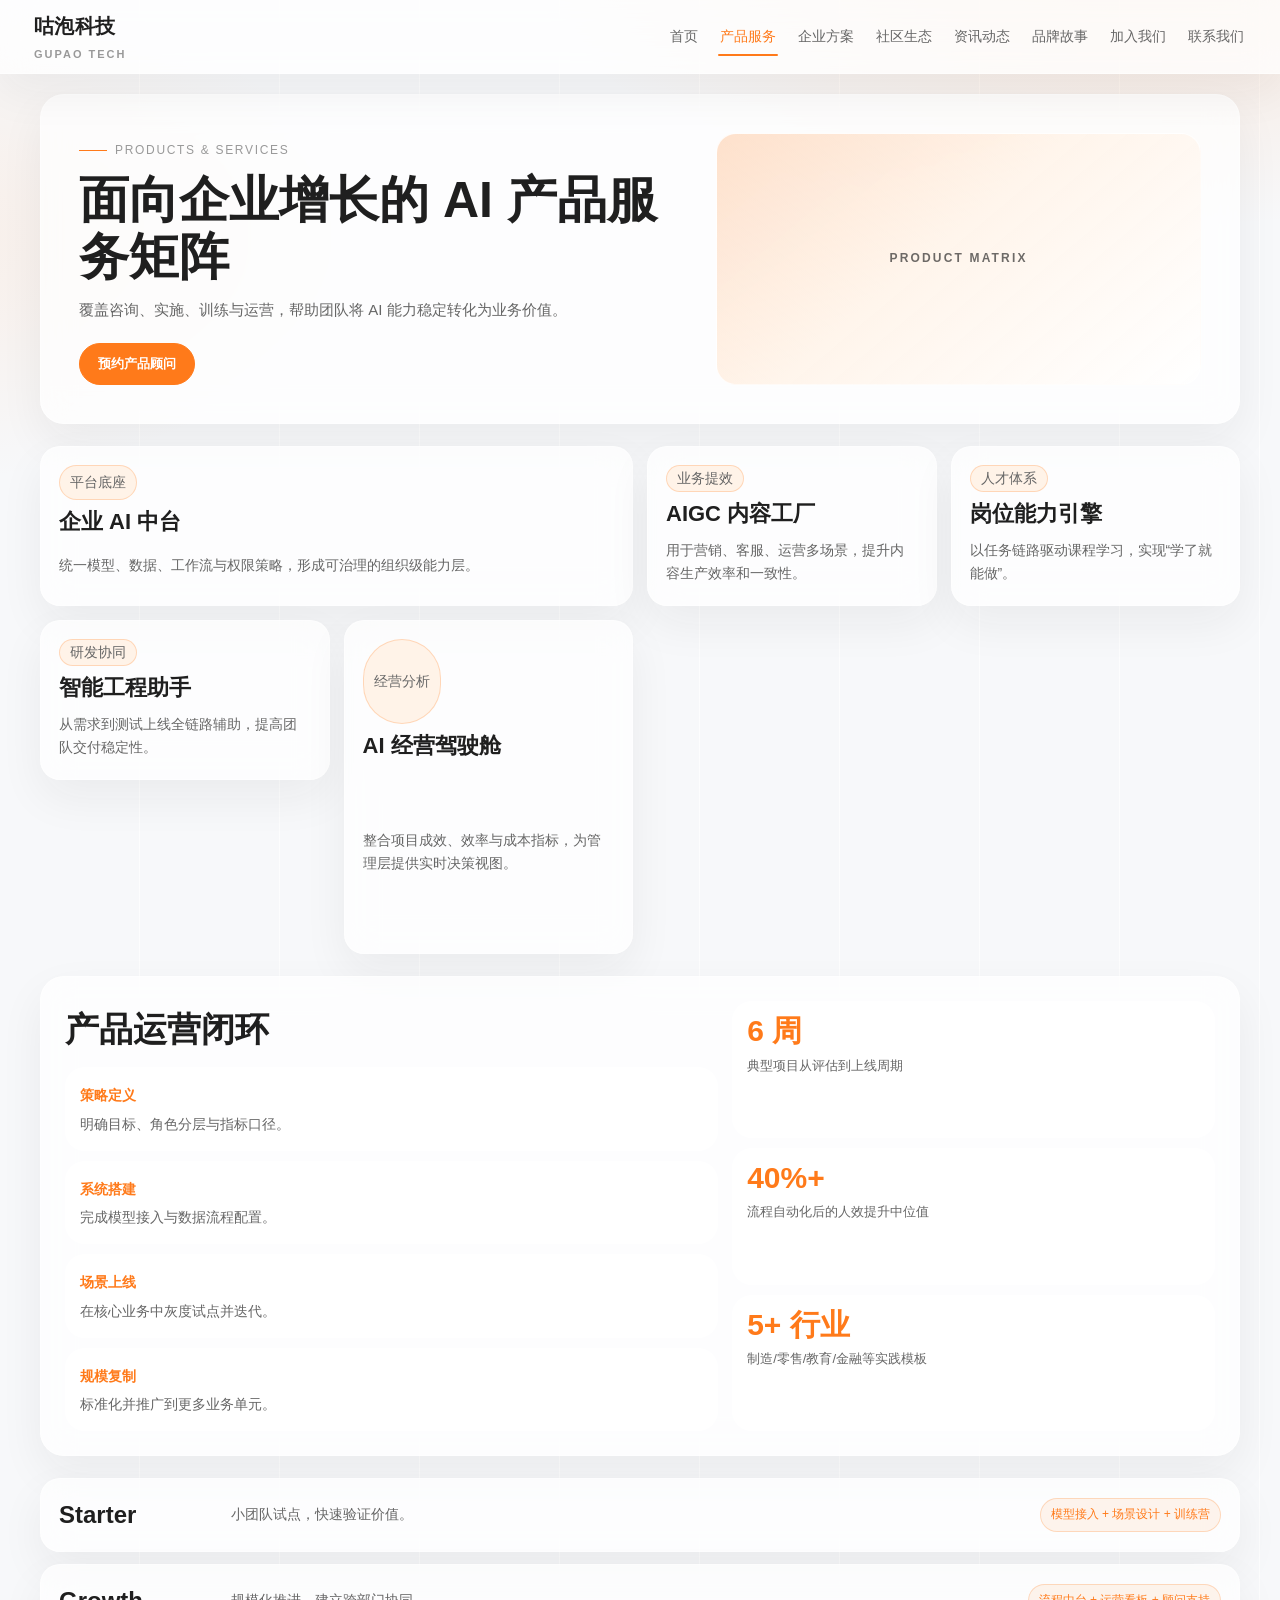
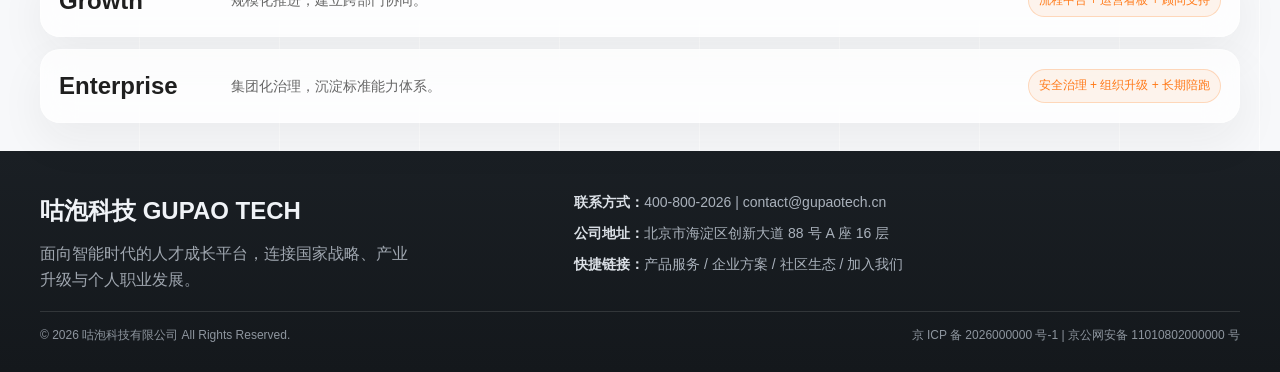
<file: products.html>
<!doctype html>
<html lang="zh-CN">
<head>
  <meta charset="UTF-8" />
  <meta name="viewport" content="width=device-width, initial-scale=1.0" />
  <title>产品服务 - 咕泡科技</title>
  <link rel="stylesheet" href="./css/style.css" />
</head>
<body>
  <div class="site-shell">
    <header class="header">
      <div class="header__inner glass glass--header">
        <a href="./index.html" class="logo" aria-label="咕泡科技首页">
          咕泡科技
          <span>GUPAO TECH</span>
        </a>
        <nav class="nav" aria-label="主导航">
          <ul>
            <li><a href="./index.html">首页</a></li>
            <li><a class="active" href="./products.html">产品服务</a></li>
            <li><a href="./solutions.html">企业方案</a></li>
            <li><a href="./ecosystem.html">社区生态</a></li>
            <li><a href="./news.html">资讯动态</a></li>
            <li><a href="./story.html">品牌故事</a></li>
            <li><a href="./careers.html">加入我们</a></li>
            <li><a href="./contact.html">联系我们</a></li>
          </ul>
        </nav>
      </div>
    </header>

    <main class="subpage-main">
      <section class="container sub-hero sub-hero--products glass">
        <div>
          <p class="section-tag">Products &amp; Services</p>
          <h1>面向企业增长的 AI 产品服务矩阵</h1>
          <p class="sub-hero__desc">覆盖咨询、实施、训练与运营，帮助团队将 AI 能力稳定转化为业务价值。</p>
          <a class="btn btn--primary" href="./contact.html">预约产品顾问</a>
        </div>
        <div class="sub-hero__visual">PRODUCT MATRIX</div>
      </section>

      <section class="container sub-section products-bento">
        <article class="glass products-bento__card products-bento__card--wide">
          <p class="sub-card__tag">平台底座</p>
          <h3>企业 AI 中台</h3>
          <p>统一模型、数据、工作流与权限策略，形成可治理的组织级能力层。</p>
        </article>
        <article class="glass products-bento__card">
          <p class="sub-card__tag">业务提效</p>
          <h3>AIGC 内容工厂</h3>
          <p>用于营销、客服、运营多场景，提升内容生产效率和一致性。</p>
        </article>
        <article class="glass products-bento__card">
          <p class="sub-card__tag">人才体系</p>
          <h3>岗位能力引擎</h3>
          <p>以任务链路驱动课程学习，实现“学了就能做”。</p>
        </article>
        <article class="glass products-bento__card">
          <p class="sub-card__tag">研发协同</p>
          <h3>智能工程助手</h3>
          <p>从需求到测试上线全链路辅助，提高团队交付稳定性。</p>
        </article>
        <article class="glass products-bento__card products-bento__card--tall">
          <p class="sub-card__tag">经营分析</p>
          <h3>AI 经营驾驶舱</h3>
          <p>整合项目成效、效率与成本指标，为管理层提供实时决策视图。</p>
        </article>
      </section>

      <section class="container sub-section products-dual glass">
        <div>
          <h2>产品运营闭环</h2>
          <div class="products-flow">
            <div class="products-flow__step"><strong>策略定义</strong><p>明确目标、角色分层与指标口径。</p></div>
            <div class="products-flow__step"><strong>系统搭建</strong><p>完成模型接入与数据流程配置。</p></div>
            <div class="products-flow__step"><strong>场景上线</strong><p>在核心业务中灰度试点并迭代。</p></div>
            <div class="products-flow__step"><strong>规模复制</strong><p>标准化并推广到更多业务单元。</p></div>
          </div>
        </div>
        <aside class="products-metrics">
          <article><span>6 周</span><p>典型项目从评估到上线周期</p></article>
          <article><span>40%+</span><p>流程自动化后的人效提升中位值</p></article>
          <article><span>5+ 行业</span><p>制造/零售/教育/金融等实践模板</p></article>
        </aside>
      </section>

      <section class="container sub-section products-plan">
        <article class="glass products-plan__item"><h3>Starter</h3><p>小团队试点，快速验证价值。</p><em>模型接入 + 场景设计 + 训练营</em></article>
        <article class="glass products-plan__item"><h3>Growth</h3><p>规模化推进，建立跨部门协同。</p><em>流程中台 + 运营看板 + 顾问支持</em></article>
        <article class="glass products-plan__item"><h3>Enterprise</h3><p>集团化治理，沉淀标准能力体系。</p><em>安全治理 + 组织升级 + 长期陪跑</em></article>
      </section>
    </main>

    <footer class="footer" aria-label="页脚信息">
      <div class="container footer__inner">
        <div class="footer__brand">
          <h2>咕泡科技 GUPAO TECH</h2>
          <p>面向智能时代的人才成长平台，连接国家战略、产业升级与个人职业发展。</p>
        </div>
        <div class="footer__meta">
          <p><strong>联系方式：</strong>400-800-2026 | contact@gupaotech.cn</p>
          <p><strong>公司地址：</strong>北京市海淀区创新大道 88 号 A 座 16 层</p>
          <p><strong>快捷链接：</strong>产品服务 / 企业方案 / 社区生态 / 加入我们</p>
        </div>
      </div>
      <div class="container footer__bottom">
        <p>© 2026 咕泡科技有限公司 All Rights Reserved.</p>
        <p>京 ICP 备 2026000000 号-1 | 京公网安备 11010802000000 号</p>
      </div>
    </footer>
  </div>
</body>
</html>
</file>
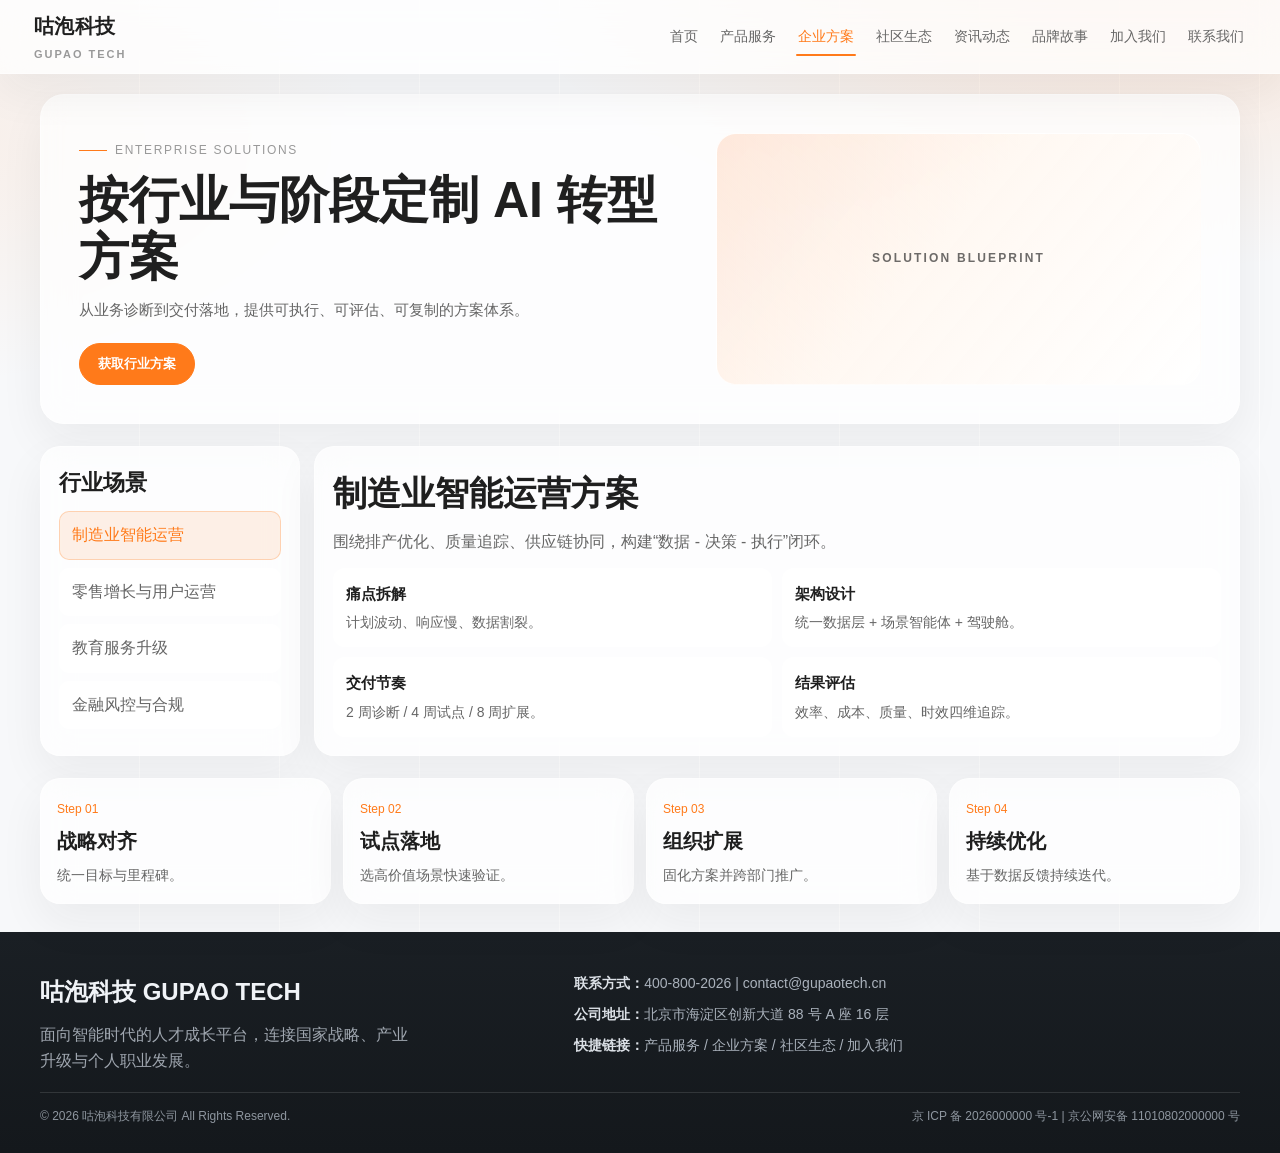
<file: solutions.html>
<!doctype html>
<html lang="zh-CN">
<head>
  <meta charset="UTF-8" />
  <meta name="viewport" content="width=device-width, initial-scale=1.0" />
  <title>企业方案 - 咕泡科技</title>
  <link rel="stylesheet" href="./css/style.css" />
</head>
<body>
  <div class="site-shell">
    <header class="header">
      <div class="header__inner glass glass--header">
        <a href="./index.html" class="logo" aria-label="咕泡科技首页">咕泡科技<span>GUPAO TECH</span></a>
        <nav class="nav" aria-label="主导航">
          <ul>
            <li><a href="./index.html">首页</a></li>
            <li><a href="./products.html">产品服务</a></li>
            <li><a class="active" href="./solutions.html">企业方案</a></li>
            <li><a href="./ecosystem.html">社区生态</a></li>
            <li><a href="./news.html">资讯动态</a></li>
            <li><a href="./story.html">品牌故事</a></li>
            <li><a href="./careers.html">加入我们</a></li>
            <li><a href="./contact.html">联系我们</a></li>
          </ul>
        </nav>
      </div>
    </header>

    <main class="subpage-main">
      <section class="container sub-hero sub-hero--solutions glass">
        <div>
          <p class="section-tag">Enterprise Solutions</p>
          <h1>按行业与阶段定制 AI 转型方案</h1>
          <p class="sub-hero__desc">从业务诊断到交付落地，提供可执行、可评估、可复制的方案体系。</p>
          <a class="btn btn--primary" href="./contact.html">获取行业方案</a>
        </div>
        <div class="sub-hero__visual">SOLUTION BLUEPRINT</div>
      </section>

      <section class="container sub-section solutions-layout">
        <aside class="glass solutions-layout__rail">
          <h3>行业场景</h3>
          <ul>
            <li class="active">制造业智能运营</li>
            <li>零售增长与用户运营</li>
            <li>教育服务升级</li>
            <li>金融风控与合规</li>
          </ul>
        </aside>
        <article class="glass solutions-layout__panel">
          <h2>制造业智能运营方案</h2>
          <p>围绕排产优化、质量追踪、供应链协同，构建“数据 - 决策 - 执行”闭环。</p>
          <div class="solutions-grid">
            <div><strong>痛点拆解</strong><p>计划波动、响应慢、数据割裂。</p></div>
            <div><strong>架构设计</strong><p>统一数据层 + 场景智能体 + 驾驶舱。</p></div>
            <div><strong>交付节奏</strong><p>2 周诊断 / 4 周试点 / 8 周扩展。</p></div>
            <div><strong>结果评估</strong><p>效率、成本、质量、时效四维追踪。</p></div>
          </div>
        </article>
      </section>

      <section class="container sub-section solutions-journey">
        <article class="glass"><span>Step 01</span><h3>战略对齐</h3><p>统一目标与里程碑。</p></article>
        <article class="glass"><span>Step 02</span><h3>试点落地</h3><p>选高价值场景快速验证。</p></article>
        <article class="glass"><span>Step 03</span><h3>组织扩展</h3><p>固化方案并跨部门推广。</p></article>
        <article class="glass"><span>Step 04</span><h3>持续优化</h3><p>基于数据反馈持续迭代。</p></article>
      </section>
    </main>

    <footer class="footer" aria-label="页脚信息">
      <div class="container footer__inner">
        <div class="footer__brand"><h2>咕泡科技 GUPAO TECH</h2><p>面向智能时代的人才成长平台，连接国家战略、产业升级与个人职业发展。</p></div>
        <div class="footer__meta"><p><strong>联系方式：</strong>400-800-2026 | contact@gupaotech.cn</p><p><strong>公司地址：</strong>北京市海淀区创新大道 88 号 A 座 16 层</p><p><strong>快捷链接：</strong>产品服务 / 企业方案 / 社区生态 / 加入我们</p></div>
      </div>
      <div class="container footer__bottom"><p>© 2026 咕泡科技有限公司 All Rights Reserved.</p><p>京 ICP 备 2026000000 号-1 | 京公网安备 11010802000000 号</p></div>
    </footer>
  </div>
</body>
</html>
</file>
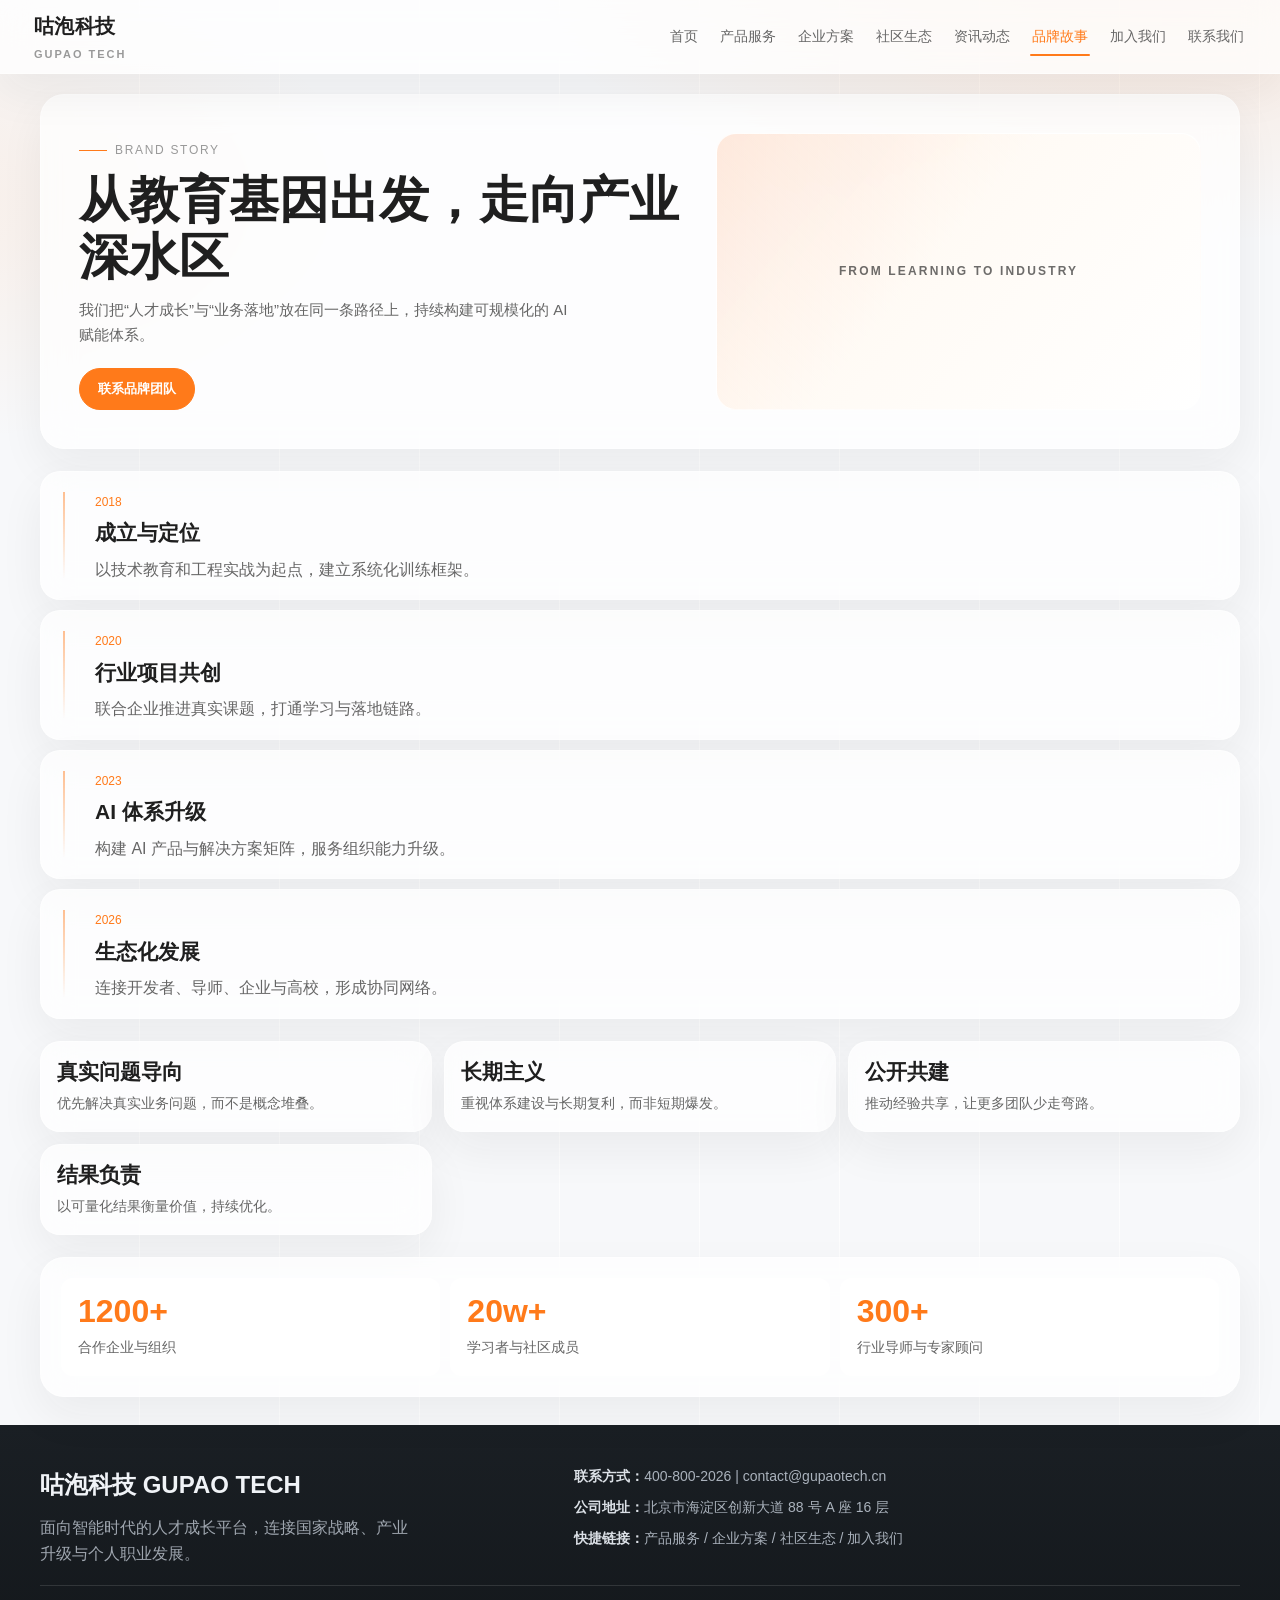
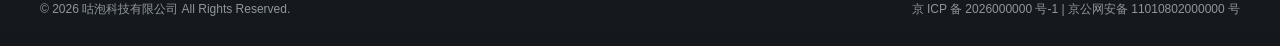
<file: story.html>
<!doctype html>
<html lang="zh-CN">
<head>
  <meta charset="UTF-8" />
  <meta name="viewport" content="width=device-width, initial-scale=1.0" />
  <title>品牌故事 - 咕泡科技</title>
  <link rel="stylesheet" href="./css/style.css" />
</head>
<body>
  <div class="site-shell">
    <header class="header"><div class="header__inner glass glass--header"><a href="./index.html" class="logo" aria-label="咕泡科技首页">咕泡科技<span>GUPAO TECH</span></a><nav class="nav" aria-label="主导航"><ul><li><a href="./index.html">首页</a></li><li><a href="./products.html">产品服务</a></li><li><a href="./solutions.html">企业方案</a></li><li><a href="./ecosystem.html">社区生态</a></li><li><a href="./news.html">资讯动态</a></li><li><a class="active" href="./story.html">品牌故事</a></li><li><a href="./careers.html">加入我们</a></li><li><a href="./contact.html">联系我们</a></li></ul></nav></div></header>

    <main class="subpage-main">
      <section class="container sub-hero sub-hero--story glass"><div><p class="section-tag">Brand Story</p><h1>从教育基因出发，走向产业深水区</h1><p class="sub-hero__desc">我们把“人才成长”与“业务落地”放在同一条路径上，持续构建可规模化的 AI 赋能体系。</p><a class="btn btn--primary" href="./contact.html">联系品牌团队</a></div><div class="sub-hero__visual">FROM LEARNING TO INDUSTRY</div></section>

      <section class="container sub-section story-timeline">
        <article class="glass"><span>2018</span><h3>成立与定位</h3><p>以技术教育和工程实战为起点，建立系统化训练框架。</p></article>
        <article class="glass"><span>2020</span><h3>行业项目共创</h3><p>联合企业推进真实课题，打通学习与落地链路。</p></article>
        <article class="glass"><span>2023</span><h3>AI 体系升级</h3><p>构建 AI 产品与解决方案矩阵，服务组织能力升级。</p></article>
        <article class="glass"><span>2026</span><h3>生态化发展</h3><p>连接开发者、导师、企业与高校，形成协同网络。</p></article>
      </section>

      <section class="container sub-section story-values">
        <article class="glass"><h3>真实问题导向</h3><p>优先解决真实业务问题，而不是概念堆叠。</p></article>
        <article class="glass"><h3>长期主义</h3><p>重视体系建设与长期复利，而非短期爆发。</p></article>
        <article class="glass"><h3>公开共建</h3><p>推动经验共享，让更多团队少走弯路。</p></article>
        <article class="glass"><h3>结果负责</h3><p>以可量化结果衡量价值，持续优化。</p></article>
      </section>

      <section class="container sub-section story-metrics glass"><article><strong>1200+</strong><p>合作企业与组织</p></article><article><strong>20w+</strong><p>学习者与社区成员</p></article><article><strong>300+</strong><p>行业导师与专家顾问</p></article></section>
    </main>

    <footer class="footer" aria-label="页脚信息"><div class="container footer__inner"><div class="footer__brand"><h2>咕泡科技 GUPAO TECH</h2><p>面向智能时代的人才成长平台，连接国家战略、产业升级与个人职业发展。</p></div><div class="footer__meta"><p><strong>联系方式：</strong>400-800-2026 | contact@gupaotech.cn</p><p><strong>公司地址：</strong>北京市海淀区创新大道 88 号 A 座 16 层</p><p><strong>快捷链接：</strong>产品服务 / 企业方案 / 社区生态 / 加入我们</p></div></div><div class="container footer__bottom"><p>© 2026 咕泡科技有限公司 All Rights Reserved.</p><p>京 ICP 备 2026000000 号-1 | 京公网安备 11010802000000 号</p></div></footer>
  </div>
</body>
</html>
</file>
<file: css/style.css>
:root {
  --brand: #FF7A1A;
  --brand-hover: #FF8F3D;
  --brand-soft: #FFF3E8;
  --brand-stroke: #FFD1B0;

  --text-main: #1F1F1F;
  --text-sub: #666666;
  --text-weak: #999999;

  --page-bg: #F7F8FA;
  --glass-bg: rgba(255, 255, 255, 0.72);
  --glass-border: rgba(255, 255, 255, 0.45);
  --card-shadow: 0 18px 46px rgba(31, 31, 31, 0.06);

  --radius-s: 16px;
  --radius-m: 20px;
  --radius-l: 24px;

  --container: min(1200px, calc(100vw - 40px));
  --line: rgba(255, 255, 255, 0.7);
}

* {
  box-sizing: border-box;
}

html,
body {
  margin: 0;
  padding: 0;
}

body {
  color: var(--text-main);
  background:
    radial-gradient(64rem 32rem at 90% -5%, rgba(255, 122, 26, 0.16), transparent 64%),
    radial-gradient(48rem 24rem at -10% 12%, rgba(255, 163, 94, 0.12), transparent 65%),
    repeating-linear-gradient(
      to right,
      transparent 0 calc((100vw - 160px) / 8 - 1px),
      var(--line) calc((100vw - 160px) / 8 - 1px) calc((100vw - 160px) / 8)
    ),
    var(--page-bg);
  font-family: "PingFang SC", "Hiragino Sans GB", "Noto Sans SC", "Microsoft YaHei", sans-serif;
  line-height: 1.65;
}

h1,
h2,
h3,
p,
ul,
ol {
  margin: 0;
  padding: 0;
}

ul,
ol {
  list-style: none;
}

a {
  color: inherit;
  text-decoration: none;
}

.site-shell {
  padding: 0;
}

.container {
  width: var(--container);
  margin: 0 auto;
}

.glass {
  background: var(--glass-bg);
  border: 1px solid var(--glass-border);
  border-radius: var(--radius-l);
  box-shadow: var(--card-shadow);
  backdrop-filter: blur(16px);
  -webkit-backdrop-filter: blur(16px);
}

.section-tag {
  display: inline-flex;
  align-items: center;
  gap: 8px;
  color: var(--text-weak);
  font-size: 12px;
  letter-spacing: 0.14em;
  text-transform: uppercase;
}

.section-tag::before {
  content: "";
  width: 28px;
  height: 1px;
  background: var(--brand);
}

.header {
  position: sticky;
  top: 0;
  z-index: 20;
}

.glass--header {
  border-radius: 0;
  border-left: 0;
  border-right: 0;
  border-top: 0;
}

.header__inner {
  width: 100%;
  min-height: 74px;
  padding: 8px clamp(14px, 2.8vw, 34px);
  display: flex;
  align-items: center;
  justify-content: space-between;
  gap: 24px;
}

.logo {
  display: inline-flex;
  flex-direction: column;
  gap: 2px;
  font-weight: 700;
  font-size: 20px;
  letter-spacing: 0.02em;
  white-space: nowrap;
}

.logo span {
  font-size: 11px;
  letter-spacing: 0.18em;
  color: var(--text-weak);
  font-weight: 600;
}

.nav ul {
  display: flex;
  flex-wrap: wrap;
  align-items: center;
  justify-content: flex-end;
  gap: 8px 18px;
}

.nav a {
  position: relative;
  display: inline-block;
  font-size: 14px;
  color: var(--text-sub);
  padding: 8px 2px;
  transition: color 180ms ease;
}

.nav a::after {
  content: "";
  position: absolute;
  left: 0;
  bottom: 0;
  width: 100%;
  height: 2px;
  border-radius: 999px;
  background: var(--brand);
  transform: scaleX(0);
  transform-origin: left;
  transition: transform 180ms ease;
}

.nav a:hover,
.nav a.active {
  color: var(--brand);
}

.nav a:hover::after,
.nav a.active::after {
  transform: scaleX(1);
}

.category-panel {
  margin-top: 28px;
  padding: 26px 28px;
}

.category-switch {
  position: relative;
  margin-top: 16px;
}

.category-switch__input {
  position: absolute;
  opacity: 0;
  pointer-events: none;
}

.category-switch__tabs {
  display: inline-flex;
  gap: 10px;
  padding: 6px;
  border-radius: 999px;
  background: rgba(255, 255, 255, 0.72);
  border: 1px solid rgba(255, 255, 255, 0.86);
}

.category-switch__tab {
  display: inline-flex;
  align-items: center;
  justify-content: center;
  min-width: 122px;
  min-height: 42px;
  padding: 0 18px;
  border-radius: 999px;
  border: 1px solid transparent;
  color: var(--text-sub);
  font-size: 14px;
  font-weight: 600;
  cursor: pointer;
  transition: all 180ms ease;
}

.category-switch__tab:hover {
  color: var(--brand);
}

#tab-ai:checked ~ .category-switch__tabs .category-switch__tab[for="tab-ai"],
#tab-it:checked ~ .category-switch__tabs .category-switch__tab[for="tab-it"] {
  color: var(--brand);
  border-color: var(--brand-stroke);
  background: var(--brand-soft);
  box-shadow: inset 0 0 0 1px rgba(255, 122, 26, 0.06);
}

.category-content {
  display: none;
  margin-top: 16px;
}

#tab-ai:checked ~ .category-content--ai {
  display: block;
}

#tab-it:checked ~ .category-content--it {
  display: block;
}

.product-grid {
  display: grid;
  grid-template-columns: repeat(4, minmax(0, 1fr));
  gap: 12px;
}

.product-card {
  min-height: 196px;
  padding: 18px 16px;
  border-radius: 16px;
  background:
    linear-gradient(165deg, rgba(255, 255, 255, 0.95), rgba(255, 255, 255, 0.68)),
    radial-gradient(circle at 100% 0%, rgba(255, 122, 26, 0.16), transparent 50%);
  border: 1px solid rgba(255, 255, 255, 0.78);
  box-shadow: 0 12px 24px rgba(31, 31, 31, 0.04);
  display: grid;
  gap: 10px;
  align-content: start;
  transition: transform 180ms ease, box-shadow 180ms ease, border-color 180ms ease;
}

.product-card:hover {
  transform: translateY(-4px);
  border-color: var(--brand-stroke);
  box-shadow: 0 18px 36px rgba(31, 31, 31, 0.09);
}

.product-card__kicker {
  width: fit-content;
  min-height: 24px;
  padding: 0 10px;
  border-radius: 999px;
  border: 1px solid rgba(255, 122, 26, 0.25);
  background: var(--brand-soft);
  color: var(--brand);
  font-size: 12px;
  font-weight: 600;
  display: inline-flex;
  align-items: center;
}

.product-card h3 {
  font-size: 18px;
  line-height: 1.35;
}

.product-card p:not(.product-card__kicker) {
  color: var(--text-sub);
  font-size: 13px;
  line-height: 1.6;
}

.product-card__meta {
  margin-top: 4px;
  color: var(--brand);
  font-size: 12px;
  letter-spacing: 0.08em;
  text-transform: uppercase;
}

.hero {
  position: relative;
  margin-top: 18px;
  overflow: hidden;
  display: grid;
  grid-template-columns: minmax(0, 1.22fr) minmax(0, 0.78fr);
  gap: 24px;
  padding: 58px;
}

.hero__glow {
  position: absolute;
  right: -80px;
  top: -100px;
  width: 380px;
  height: 380px;
  border-radius: 999px;
  background: radial-gradient(circle, rgba(255, 122, 26, 0.25) 0%, rgba(255, 122, 26, 0.04) 58%, transparent 70%);
  pointer-events: none;
}

.hero__content,
.hero__media {
  position: relative;
  z-index: 1;
}

.hero h1 {
  margin-top: 16px;
  font-size: clamp(36px, 4.8vw, 64px);
  line-height: 1.08;
  letter-spacing: 0.01em;
}

.hero__subtitle {
  margin-top: 18px;
  max-width: 58ch;
  color: var(--text-sub);
  font-size: 16px;
}

.hero__media {
  display: flex;
  align-items: stretch;
}

.hero__media-card {
  width: 100%;
  min-height: 280px;
  border-radius: var(--radius-m);
  border: 1px dashed var(--brand-stroke);
  background:
    linear-gradient(130deg, rgba(255, 255, 255, 0.9), rgba(255, 243, 232, 0.85)),
    radial-gradient(circle at 80% 24%, rgba(255, 122, 26, 0.22), transparent 55%);
  display: flex;
  flex-direction: column;
  align-items: center;
  justify-content: center;
  gap: 10px;
  color: var(--text-sub);
  text-align: center;
  padding: 22px;
}

.hero__media-card span {
  font-size: 12px;
  letter-spacing: 0.18em;
  text-transform: uppercase;
}

.hero__media-card strong {
  font-size: clamp(18px, 2.5vw, 26px);
  letter-spacing: 0.14em;
  color: #30241B;
}

.value {
  margin-top: 20px;
  padding: 10px 2px;
}

.value h2 {
  margin-top: 14px;
  font-size: clamp(28px, 3vw, 40px);
  line-height: 1.25;
}

.value p:last-child {
  margin-top: 14px;
  max-width: 74ch;
  color: var(--text-sub);
  font-size: 16px;
}

.stats {
  margin-top: 22px;
  display: grid;
  grid-template-columns: repeat(4, minmax(0, 1fr));
  gap: 14px;
}

.stats-card {
  min-height: 230px;
  padding: 22px;
  border-radius: var(--radius-m);
  transition: transform 200ms ease, box-shadow 200ms ease, border-color 200ms ease;
}

.stats-card:hover {
  transform: translateY(-4px);
  border-color: rgba(255, 122, 26, 0.35);
  box-shadow: 0 24px 48px rgba(31, 31, 31, 0.1);
}

.stats-card__title {
  font-size: 15px;
  color: var(--text-sub);
}

.stats-card__value {
  margin-top: 14px;
  font-size: clamp(34px, 3.1vw, 44px);
  line-height: 1.05;
  color: var(--brand);
  font-weight: 800;
}

.stats-card__desc {
  margin-top: 14px;
  color: var(--text-sub);
  font-size: 14px;
}

.policy {
  margin-top: 22px;
  padding: 34px;
}

.policy h2 {
  margin-top: 10px;
  font-size: clamp(24px, 2.8vw, 34px);
  line-height: 1.3;
}

.policy__list {
  margin-top: 20px;
  display: grid;
  gap: 16px;
}

.policy__list li {
  padding: 18px;
  border-left: 2px solid var(--brand-stroke);
  background: rgba(255, 255, 255, 0.65);
  border-radius: 12px;
}

.policy__list h3 {
  font-size: 18px;
}

.policy__list p {
  margin-top: 8px;
  color: var(--text-sub);
  font-size: 15px;
}

.learning {
  margin-top: 22px;
  padding: 48px 34px;
  text-align: center;
}

.learning h2 {
  margin-top: 14px;
  font-size: clamp(26px, 3.2vw, 42px);
  line-height: 1.24;
}

.learning p:last-child {
  margin: 16px auto 0;
  max-width: 68ch;
  color: var(--text-sub);
}

.featured-course {
  margin-top: 22px;
  padding: 30px;
  display: grid;
  grid-template-columns: minmax(0, 300px) minmax(0, 1fr);
  gap: 22px;
  align-items: stretch;
}

.featured-course__label {
  padding: 24px;
  border-radius: var(--radius-s);
  background: linear-gradient(170deg, rgba(255, 122, 26, 0.15), rgba(255, 255, 255, 0.86));
  border: 1px solid rgba(255, 122, 26, 0.2);
}

.featured-course__label h2 {
  margin-top: 12px;
  font-size: clamp(34px, 4vw, 48px);
  line-height: 1;
}

.featured-course__meta {
  margin-top: 10px;
  letter-spacing: 0.18em;
  color: var(--text-weak);
  font-size: 12px;
  text-transform: uppercase;
}

.featured-course__content {
  padding: 24px;
  border-radius: var(--radius-s);
  border: 1px solid rgba(255, 255, 255, 0.72);
  background: rgba(255, 255, 255, 0.65);
}

.featured-course__content p {
  color: var(--text-sub);
  font-size: 15px;
}

.featured-course__content ul {
  margin-top: 16px;
  list-style: disc;
  padding-left: 18px;
}

.featured-course__content li {
  color: var(--text-sub);
  margin-top: 8px;
  font-size: 14px;
}

.course-grid {
  margin-top: 22px;
  display: grid;
  grid-template-columns: repeat(3, minmax(0, 1fr));
  gap: 14px;
}

.course-card,
.case-card {
  border-radius: var(--radius-m);
  overflow: hidden;
  transition: transform 200ms ease, box-shadow 200ms ease;
}

.course-card:hover,
.case-card:hover {
  transform: translateY(-4px);
  box-shadow: 0 24px 48px rgba(31, 31, 31, 0.1);
}

.course-card__cover {
  min-height: 170px;
  padding: 18px;
  display: flex;
  align-items: flex-start;
}

.course-card__cover span {
  display: inline-flex;
  min-width: 46px;
  min-height: 28px;
  border-radius: 999px;
  align-items: center;
  justify-content: center;
  background: rgba(255, 255, 255, 0.86);
  border: 1px solid rgba(255, 255, 255, 0.9);
  font-size: 12px;
  font-weight: 700;
}

.course-card__cover--dl {
  background: linear-gradient(130deg, #FFE4CF, #FFC99D 55%, #FFB77D);
}

.course-card__cover--ml {
  background: linear-gradient(130deg, #FFE8D8, #FFD6B6 55%, #FFC08B);
}

.course-card__cover--cv {
  background: linear-gradient(130deg, #FFF0E3, #FFDABF 55%, #FFCAA0);
}

.course-card__body,
.case-card__body {
  padding: 18px;
  display: grid;
  gap: 10px;
}

.course-card__body h3,
.case-card__body h3 {
  font-size: 20px;
  line-height: 1.3;
}

.course-card__body p,
.case-card__body p {
  color: var(--text-sub);
  font-size: 14px;
}

.btn {
  display: inline-flex;
  align-items: center;
  justify-content: center;
  min-height: 42px;
  padding: 0 18px;
  border-radius: 999px;
  border: 1px solid transparent;
  font-size: 13px;
  font-weight: 600;
  transition: all 180ms ease;
  width: fit-content;
}

.btn--primary {
  margin-top: 20px;
  background: var(--brand);
  color: #fff;
  border-color: var(--brand);
}

.btn--primary:hover {
  background: var(--brand-hover);
  border-color: var(--brand-hover);
  transform: translateY(-2px);
}

.btn--ghost {
  margin-top: 4px;
  color: var(--brand);
  border-color: rgba(255, 122, 26, 0.35);
  background: rgba(255, 255, 255, 0.82);
}

.btn--ghost:hover {
  color: #fff;
  background: var(--brand);
  border-color: var(--brand);
}

.case-intro {
  margin-top: 22px;
  padding: 38px 34px;
  text-align: center;
}

.case-intro h2 {
  margin-top: 10px;
  font-size: clamp(26px, 3vw, 40px);
}

.case-intro p:last-child {
  margin: 12px auto 0;
  max-width: 64ch;
  color: var(--text-sub);
}

.case-grid {
  margin-top: 22px;
  margin-bottom: 30px;
  display: grid;
  grid-template-columns: repeat(3, minmax(0, 1fr));
  gap: 14px;
}

.case-card__media {
  min-height: 170px;
  border-bottom: 1px solid rgba(255, 255, 255, 0.72);
  background:
    linear-gradient(145deg, rgba(31, 31, 31, 0.05), rgba(255, 255, 255, 0.3)),
    linear-gradient(45deg, #DADDE2, #EFF1F5);
  display: flex;
  align-items: center;
  justify-content: center;
  color: #606060;
  font-size: 13px;
  letter-spacing: 0.06em;
}

.footer {
  padding: 40px 0 26px;
  background: linear-gradient(180deg, #1A1F24, #14181C);
  color: #C7CCD2;
}

.footer__inner {
  display: grid;
  grid-template-columns: minmax(0, 1fr) minmax(0, 1.3fr);
  gap: 22px;
  border-bottom: 1px solid rgba(255, 255, 255, 0.12);
  padding-bottom: 18px;
}

.footer__brand h2 {
  font-size: 24px;
  color: #F0F3F7;
}

.footer__brand p {
  margin-top: 10px;
  color: #9FA6AF;
  max-width: 42ch;
}

.footer__meta {
  display: grid;
  gap: 8px;
  align-content: start;
  font-size: 14px;
  color: #AAB2BC;
}

.footer__meta strong {
  color: #DBE0E6;
}

.footer__bottom {
  margin-top: 14px;
  display: flex;
  flex-wrap: wrap;
  justify-content: space-between;
  gap: 10px;
  color: #8E969F;
  font-size: 12px;
}

@media (max-width: 1200px) {
  .hero {
    padding: 44px;
  }

  .stats-card__value {
    font-size: 36px;
  }
}

@media (max-width: 1024px) {
  :root {
    --container: min(1200px, calc(100vw - 30px));
  }

  .header__inner {
    align-items: flex-start;
    flex-direction: column;
    gap: 12px;
  }

  .nav ul {
    justify-content: flex-start;
  }

  .hero {
    grid-template-columns: 1fr;
    padding: 34px;
  }

  .stats,
  .product-grid,
  .course-grid,
  .case-grid {
    grid-template-columns: repeat(2, minmax(0, 1fr));
  }

  .featured-course {
    grid-template-columns: 1fr;
  }

  .footer__inner {
    grid-template-columns: 1fr;
  }
}

@media (max-width: 768px) {
  :root {
    --container: calc(100vw - 24px);
  }

  body {
    background:
      radial-gradient(42rem 20rem at 92% -5%, rgba(255, 122, 26, 0.16), transparent 62%),
      var(--page-bg);
  }

  .category-panel,
  .hero,
  .policy,
  .learning,
  .featured-course,
  .case-intro {
    padding: 22px;
    border-radius: var(--radius-m);
  }

  .category-switch__tabs {
    display: grid;
    grid-template-columns: 1fr 1fr;
    width: 100%;
  }

  .category-switch__tab {
    min-width: 0;
  }

  .hero h1 {
    font-size: clamp(30px, 9vw, 42px);
  }

  .hero__subtitle,
  .value p:last-child,
  .policy__list p,
  .featured-course__content p,
  .featured-course__content li,
  .course-card__body p,
  .case-card__body p {
    font-size: 14px;
  }

  .stats,
  .product-grid,
  .course-grid,
  .case-grid {
    grid-template-columns: 1fr;
  }

  .stats-card,
  .course-card,
  .case-card {
    border-radius: var(--radius-s);
  }

  .footer {
    padding-top: 30px;
  }

  .footer__bottom {
    flex-direction: column;
    align-items: flex-start;
  }
}

/* Secondary Pages (Aligned With Homepage Style) */
.subpage-main {
  padding-bottom: 28px;
}

.sub-section {
  margin-top: 22px;
}

.sub-hero {
  margin-top: 20px;
  padding: 38px;
  display: grid;
  grid-template-columns: minmax(0, 1.12fr) minmax(0, 0.88fr);
  gap: 20px;
  overflow: hidden;
}

.sub-hero h1 {
  margin-top: 12px;
  font-size: clamp(30px, 4vw, 50px);
  line-height: 1.14;
}

.sub-hero__desc {
  margin-top: 12px;
  color: var(--text-sub);
  font-size: 15px;
  max-width: 60ch;
}

.sub-hero__visual {
  min-height: 220px;
  border-radius: var(--radius-m);
  border: 1px solid rgba(255, 255, 255, 0.82);
  display: grid;
  place-items: center;
  font-size: 12px;
  letter-spacing: 0.18em;
  color: rgba(31, 31, 31, 0.65);
  font-weight: 700;
  text-transform: uppercase;
}

.sub-hero--products .sub-hero__visual {
  background: linear-gradient(140deg, rgba(255, 122, 26, 0.22), rgba(255, 243, 232, 0.86) 45%, rgba(255, 255, 255, 0.9));
}

.sub-hero--solutions .sub-hero__visual {
  background: linear-gradient(130deg, rgba(255, 150, 86, 0.2), rgba(255, 247, 240, 0.86) 45%, rgba(255, 255, 255, 0.9));
}

.sub-hero--ecosystem .sub-hero__visual {
  background: linear-gradient(130deg, rgba(255, 169, 116, 0.22), rgba(255, 251, 245, 0.9) 44%, rgba(255, 255, 255, 0.9));
}

.sub-hero--news .sub-hero__visual {
  background: linear-gradient(130deg, rgba(255, 137, 69, 0.2), rgba(255, 245, 236, 0.88) 45%, rgba(255, 255, 255, 0.9));
}

.sub-hero--story .sub-hero__visual {
  background: linear-gradient(130deg, rgba(255, 158, 101, 0.22), rgba(255, 250, 244, 0.9) 45%, rgba(255, 255, 255, 0.9));
}

.sub-hero--careers .sub-hero__visual {
  background: linear-gradient(130deg, rgba(255, 146, 78, 0.2), rgba(255, 245, 236, 0.88) 45%, rgba(255, 255, 255, 0.9));
}

.sub-hero--contact .sub-hero__visual {
  background: linear-gradient(130deg, rgba(255, 135, 64, 0.2), rgba(255, 246, 238, 0.9) 45%, rgba(255, 255, 255, 0.92));
}

.sub-card__tag {
  width: fit-content;
  min-height: 24px;
  padding: 0 10px;
  border-radius: 999px;
  border: 1px solid rgba(255, 122, 26, 0.24);
  background: var(--brand-soft);
  color: var(--brand);
  font-size: 12px;
  display: inline-flex;
  align-items: center;
}

/* Products */
.products-bento {
  display: grid;
  grid-template-columns: repeat(4, minmax(0, 1fr));
  grid-auto-rows: minmax(160px, auto);
  gap: 14px;
}

.products-bento__card,
.products-plan__item,
.products-metrics article,
.products-flow__step {
  border-radius: var(--radius-m);
  transition: transform 180ms ease, box-shadow 180ms ease, border-color 180ms ease;
}

.products-bento__card {
  padding: 18px;
  display: grid;
  gap: 8px;
}

.products-bento__card h3 {
  font-size: 22px;
  line-height: 1.3;
}

.products-bento__card p {
  color: var(--text-sub);
  font-size: 14px;
}

.products-bento__card--wide {
  grid-column: span 2;
}

.products-bento__card--tall {
  grid-row: span 2;
}

.products-dual {
  padding: 24px;
  display: grid;
  grid-template-columns: minmax(0, 1.15fr) minmax(0, 0.85fr);
  gap: 14px;
}

.products-dual h2 {
  font-size: clamp(26px, 3vw, 34px);
}

.products-flow {
  margin-top: 10px;
  display: grid;
  gap: 10px;
}

.products-flow__step {
  padding: 14px;
  background: rgba(255, 255, 255, 0.62);
  border: 1px solid rgba(255, 255, 255, 0.75);
}

.products-flow__step strong {
  color: var(--brand);
  font-size: 14px;
}

.products-flow__step p {
  margin-top: 4px;
  color: var(--text-sub);
  font-size: 14px;
}

.products-metrics {
  display: grid;
  gap: 10px;
}

.products-metrics article {
  padding: 14px;
  background: rgba(255, 255, 255, 0.7);
  border: 1px solid rgba(255, 255, 255, 0.8);
}

.products-metrics span {
  font-size: 30px;
  color: var(--brand);
  font-weight: 800;
  line-height: 1;
}

.products-metrics p {
  margin-top: 5px;
  color: var(--text-sub);
  font-size: 13px;
}

.products-plan {
  display: grid;
  gap: 12px;
}

.products-plan__item {
  padding: 16px 18px;
  display: grid;
  grid-template-columns: 160px 1fr auto;
  align-items: center;
  gap: 12px;
}

.products-plan__item h3 {
  font-size: 24px;
}

.products-plan__item p {
  color: var(--text-sub);
  font-size: 14px;
}

.products-plan__item em {
  font-style: normal;
  color: var(--brand);
  font-size: 12px;
  border: 1px solid rgba(255, 122, 26, 0.24);
  border-radius: 999px;
  background: rgba(255, 122, 26, 0.08);
  padding: 6px 10px;
}

/* Solutions */
.solutions-layout {
  display: grid;
  grid-template-columns: 260px 1fr;
  gap: 14px;
}

.solutions-layout__rail,
.solutions-layout__panel,
.solutions-journey article,
.ecosystem-map,
.news-magazine__featured,
.news-magazine__list article,
.news-columns article,
.story-timeline article,
.story-values article,
.careers-metrics article,
.careers-board__row,
.careers-steps article,
.contact-layout article,
.contact-channels article,
.contact-faq article {
  border-radius: var(--radius-m);
  transition: transform 180ms ease, box-shadow 180ms ease, border-color 180ms ease;
}

.solutions-layout__rail,
.solutions-layout__panel {
  padding: 18px;
}

.solutions-layout__rail h3 {
  font-size: 22px;
}

.solutions-layout__rail ul {
  margin-top: 10px;
  display: grid;
  gap: 8px;
}

.solutions-layout__rail li {
  padding: 10px 12px;
  border-radius: 10px;
  background: rgba(255, 255, 255, 0.7);
  border: 1px solid rgba(255, 255, 255, 0.8);
  color: var(--text-sub);
}

.solutions-layout__rail li.active {
  color: var(--brand);
  border-color: rgba(255, 122, 26, 0.26);
  background: rgba(255, 122, 26, 0.1);
}

.solutions-layout__panel h2 {
  font-size: clamp(25px, 2.8vw, 34px);
}

.solutions-layout__panel > p {
  margin-top: 8px;
  color: var(--text-sub);
}

.solutions-grid {
  margin-top: 12px;
  display: grid;
  grid-template-columns: repeat(2, minmax(0, 1fr));
  gap: 10px;
}

.solutions-grid div {
  padding: 12px;
  border-radius: 12px;
  background: rgba(255, 255, 255, 0.66);
  border: 1px solid rgba(255, 255, 255, 0.78);
}

.solutions-grid strong {
  font-size: 15px;
}

.solutions-grid p {
  margin-top: 4px;
  color: var(--text-sub);
  font-size: 14px;
}

.solutions-journey {
  display: grid;
  grid-template-columns: repeat(4, minmax(0, 1fr));
  gap: 12px;
}

.solutions-journey article {
  padding: 16px;
}

.solutions-journey span,
.careers-steps span {
  color: var(--brand);
  font-size: 12px;
}

.solutions-journey h3,
.careers-steps h3 {
  margin-top: 4px;
  font-size: 20px;
}

.solutions-journey p,
.careers-steps p {
  margin-top: 6px;
  color: var(--text-sub);
  font-size: 14px;
}

/* Ecosystem */
.ecosystem-map {
  padding: 22px;
}

.ecosystem-map h2 {
  font-size: clamp(26px, 3vw, 34px);
}

.ecosystem-map__grid {
  margin-top: 14px;
  display: grid;
  grid-template-columns: repeat(3, minmax(0, 1fr));
  gap: 10px;
}

.ecosystem-map__grid span {
  min-height: 84px;
  border-radius: 12px;
  border: 1px solid rgba(255, 255, 255, 0.76);
  background: rgba(255, 255, 255, 0.68);
  display: grid;
  place-items: center;
  text-align: center;
  padding: 8px;
  color: #4b5568;
  font-weight: 600;
}

.ecosystem-map__grid .core {
  grid-column: 2;
  grid-row: 1 / span 2;
  min-height: 178px;
  background: linear-gradient(155deg, rgba(255, 122, 26, 0.2), rgba(255, 255, 255, 0.9));
  color: #2b2b2b;
}

.ecosystem-programs,
.ecosystem-events,
.story-values,
.careers-metrics,
.careers-steps,
.contact-channels,
.contact-faq,
.news-columns {
  display: grid;
  grid-template-columns: repeat(3, minmax(0, 1fr));
  gap: 12px;
}

.ecosystem-programs article,
.ecosystem-events article,
.news-columns article,
.story-values article,
.careers-metrics article,
.careers-steps article,
.contact-channels article,
.contact-faq article {
  padding: 16px;
}

.ecosystem-programs h3,
.news-columns h3,
.story-values h3,
.contact-channels h3 {
  font-size: 21px;
  line-height: 1.35;
}

.ecosystem-programs p,
.ecosystem-events p,
.news-columns p,
.story-values p,
.contact-channels p,
.contact-faq p {
  margin-top: 6px;
  color: var(--text-sub);
  font-size: 14px;
}

.ecosystem-programs a,
.news-magazine__featured a,
.news-columns a {
  display: inline-block;
  margin-top: 8px;
  color: var(--brand);
  border-bottom: 1px solid transparent;
}

.ecosystem-programs a:hover,
.news-magazine__featured a:hover,
.news-columns a:hover {
  border-color: rgba(255, 122, 26, 0.5);
}

.ecosystem-events span,
.story-timeline span {
  font-size: 12px;
  color: var(--brand);
}

.ecosystem-events h3 {
  margin-top: 4px;
  font-size: 20px;
}

/* News */
.news-magazine {
  display: grid;
  grid-template-columns: minmax(0, 1.2fr) minmax(0, 0.8fr);
  gap: 12px;
}

.news-magazine__featured {
  padding: 24px;
}

.news-magazine__featured h2 {
  margin-top: 10px;
  font-size: clamp(28px, 3vw, 38px);
  line-height: 1.22;
}

.news-magazine__featured p {
  margin-top: 10px;
  color: var(--text-sub);
}

.news-magazine__list {
  display: grid;
  gap: 10px;
}

.news-magazine__list article h3 {
  margin-top: 6px;
  font-size: 18px;
  line-height: 1.35;
}

/* Story */
.story-timeline {
  display: grid;
  gap: 10px;
}

.story-timeline article {
  padding: 16px 16px 16px 54px;
  position: relative;
}

.story-timeline article::before {
  content: "";
  position: absolute;
  left: 22px;
  top: 20px;
  bottom: 20px;
  width: 2px;
  background: linear-gradient(180deg, rgba(255, 122, 26, 0.48), rgba(255, 122, 26, 0));
}

.story-timeline h3 {
  margin-top: 2px;
  font-size: 21px;
}

.story-timeline p {
  margin-top: 6px;
  color: var(--text-sub);
}

.story-metrics {
  padding: 20px;
  display: grid;
  grid-template-columns: repeat(3, minmax(0, 1fr));
  gap: 10px;
}

.story-metrics article {
  border-radius: 12px;
  border: 1px solid rgba(255, 255, 255, 0.78);
  background: rgba(255, 255, 255, 0.66);
  padding: 16px;
}

.story-metrics strong,
.careers-metrics strong {
  color: var(--brand);
  font-size: 32px;
  line-height: 1;
}

.story-metrics p,
.careers-metrics p {
  margin-top: 5px;
  color: var(--text-sub);
  font-size: 14px;
}

/* Careers */
.careers-metrics {
  grid-template-columns: repeat(4, minmax(0, 1fr));
}

.careers-board {
  display: grid;
  gap: 10px;
}

.careers-board__row {
  padding: 14px 16px;
  display: grid;
  grid-template-columns: 1fr auto auto;
  align-items: center;
  gap: 12px;
}

.careers-board__row h3 {
  font-size: 20px;
}

.careers-board__row p {
  margin-top: 4px;
  color: var(--text-sub);
  font-size: 14px;
}

.careers-board__row span {
  border-radius: 999px;
  border: 1px solid rgba(255, 122, 26, 0.24);
  background: rgba(255, 122, 26, 0.08);
  color: var(--brand);
  font-size: 12px;
  padding: 6px 10px;
}

.careers-steps {
  grid-template-columns: repeat(4, minmax(0, 1fr));
}

/* Contact */
.contact-layout {
  display: grid;
  grid-template-columns: repeat(2, minmax(0, 1fr));
  gap: 12px;
}

.contact-layout article {
  padding: 20px;
}

.contact-layout h2 {
  font-size: clamp(24px, 2.8vw, 32px);
}

.contact-layout p {
  margin-top: 8px;
  color: var(--text-sub);
}

.contact-layout ul {
  margin-top: 12px;
  display: grid;
  gap: 6px;
}

.contact-layout li {
  color: var(--text-sub);
  font-size: 14px;
}

.contact-map {
  margin-top: 14px;
  min-height: 170px;
  border-radius: 14px;
  border: 1px solid rgba(255, 255, 255, 0.82);
  background: linear-gradient(145deg, rgba(255, 122, 26, 0.12), rgba(255, 255, 255, 0.9));
  display: grid;
  place-items: center;
  color: #4e596d;
  font-size: 12px;
  letter-spacing: 0.16em;
}

.contact-faq {
  grid-template-columns: repeat(3, minmax(0, 1fr));
}

/* Hover */
.products-bento__card:hover,
.products-flow__step:hover,
.products-metrics article:hover,
.products-plan__item:hover,
.solutions-layout__rail li:hover,
.solutions-grid div:hover,
.solutions-journey article:hover,
.ecosystem-programs article:hover,
.ecosystem-events article:hover,
.news-magazine__list article:hover,
.news-columns article:hover,
.story-timeline article:hover,
.story-values article:hover,
.story-metrics article:hover,
.careers-metrics article:hover,
.careers-board__row:hover,
.careers-steps article:hover,
.contact-layout article:hover,
.contact-channels article:hover,
.contact-faq article:hover {
  transform: translateY(-4px);
  border-color: rgba(255, 122, 26, 0.3);
  box-shadow: 0 24px 48px rgba(31, 31, 31, 0.1);
}

@media (max-width: 1024px) {
  .sub-hero,
  .products-dual,
  .solutions-layout,
  .news-magazine,
  .contact-layout {
    grid-template-columns: 1fr;
  }

  .products-bento {
    grid-template-columns: repeat(2, minmax(0, 1fr));
  }

  .products-bento__card--wide,
  .products-bento__card--tall {
    grid-column: auto;
    grid-row: auto;
  }

  .products-plan__item,
  .careers-board__row {
    grid-template-columns: 1fr;
    align-items: flex-start;
  }

  .solutions-journey,
  .ecosystem-programs,
  .ecosystem-events,
  .news-columns,
  .story-values,
  .story-metrics,
  .careers-metrics,
  .careers-steps,
  .contact-channels,
  .contact-faq {
    grid-template-columns: repeat(2, minmax(0, 1fr));
  }

  .ecosystem-map__grid {
    grid-template-columns: 1fr 1fr;
  }

  .ecosystem-map__grid .core {
    grid-column: 1 / -1;
    grid-row: auto;
    min-height: 120px;
  }
}

@media (max-width: 768px) {
  .sub-hero {
    padding: 22px;
  }

  .sub-hero__visual {
    min-height: 170px;
  }

  .products-bento,
  .solutions-grid,
  .solutions-journey,
  .ecosystem-programs,
  .ecosystem-events,
  .news-columns,
  .story-values,
  .story-metrics,
  .careers-metrics,
  .careers-steps,
  .contact-channels,
  .contact-faq {
    grid-template-columns: 1fr;
  }

  .careers-board__row .btn {
    width: 100%;
  }
}
</file>
